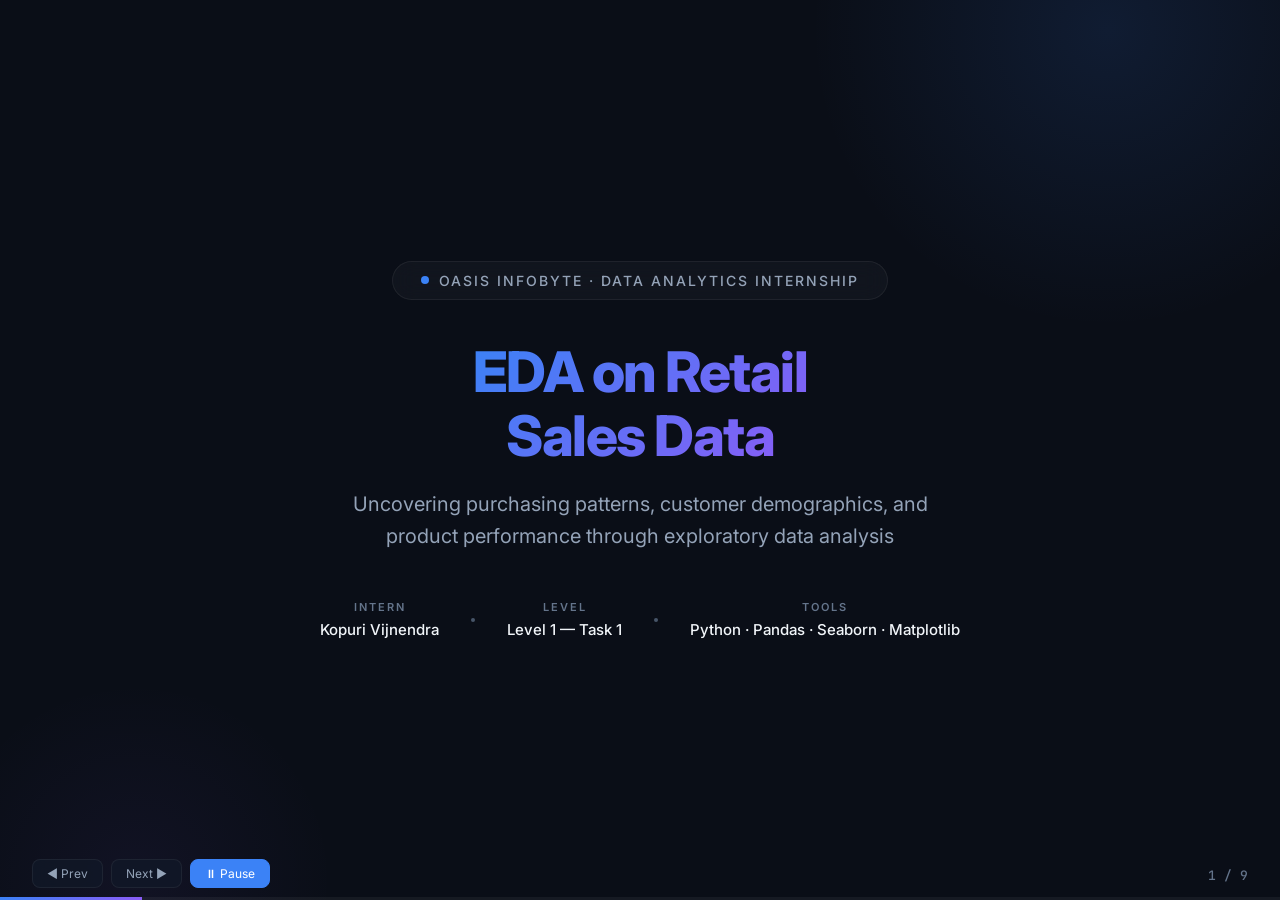
<file: presentation/video-01-retail-eda/index.html>
<!DOCTYPE html>
<html lang="en">

<head>
  <meta charset="UTF-8">
  <meta name="viewport" content="width=1920,height=1080">
  <meta name="description" content="EDA on Retail Sales Data — Oasis Infobyte Data Analytics Internship Level 1 Task 1">
  <title>EDA on Retail Sales Data — Oasis Infobyte</title>
  <link rel="stylesheet" href="../shared-styles.css">
  <link rel="stylesheet" href="styles.css">
</head>

<body>
  <div class="presentation">

    <!-- ═══ SLIDE 1 — TITLE CARD ═══ -->
    <div class="slide title-card active" id="slide-1">
      <div class="org-badge reveal">
        <span class="dot"></span>
        OASIS INFOBYTE · DATA ANALYTICS INTERNSHIP
      </div>
      <h1 class="reveal reveal-delay-1">EDA on Retail<br>Sales Data</h1>
      <p class="subtitle reveal reveal-delay-2">Uncovering purchasing patterns, customer demographics, and product
        performance through exploratory data analysis</p>
      <div class="meta-row reveal reveal-delay-3">
        <div class="meta-item">
          <span class="meta-label">Intern</span>
          <span class="meta-value">Kopuri Vijnendra</span>
        </div>
        <span class="divider-dot"></span>
        <div class="meta-item">
          <span class="meta-label">Level</span>
          <span class="meta-value">Level 1 — Task 1</span>
        </div>
        <span class="divider-dot"></span>
        <div class="meta-item">
          <span class="meta-label">Tools</span>
          <span class="meta-value">Python · Pandas · Seaborn · Matplotlib</span>
        </div>
      </div>
    </div>

    <!-- ═══ SLIDE 2 — PROJECT OVERVIEW ═══ -->
    <div class="slide" id="slide-2">
      <div class="slide-header reveal">
        <div class="slide-icon">📊</div>
        <h2>Project Overview</h2>
        <span class="slide-tag">Objective</span>
      </div>
      <div class="slide-body">
        <div class="content-grid grid-3">
          <div class="card reveal reveal-delay-1">
            <div class="card-header">
              <div class="card-icon">🎯</div>
              <h3>Business Objective</h3>
            </div>
            <div class="card-content">
              Analyze retail transactional data to identify sales trends, customer demographic patterns, and
              top-performing products to inform inventory, marketing, and engagement strategies.
            </div>
          </div>
          <div class="card reveal reveal-delay-2">
            <div class="card-header">
              <div class="card-icon">📁</div>
              <h3>Dataset</h3>
            </div>
            <div class="card-content">
              <ul class="bullet-list">
                <li><strong>1,000</strong> transaction records</li>
                <li><strong>9</strong> feature columns</li>
                <li>Source: Kaggle (Public GitHub)</li>
                <li>Format: CSV</li>
                <li>Period: Jan–Dec 2023</li>
              </ul>
            </div>
          </div>
          <div class="card reveal reveal-delay-3">
            <div class="card-header">
              <div class="card-icon">🔧</div>
              <h3>Tools & Methods</h3>
            </div>
            <div class="card-content">
              <ul class="bullet-list">
                <li>Python (pandas, numpy)</li>
                <li>Visualization (matplotlib, seaborn)</li>
                <li>Time-series decomposition</li>
                <li>Correlation analysis</li>
                <li>Demographic segmentation</li>
              </ul>
            </div>
          </div>
        </div>
        <div class="content-grid grid-4 reveal reveal-delay-4">
          <div class="kpi-card">
            <span class="kpi-label">Total Revenue</span>
            <span class="kpi-value small">$456K</span>
          </div>
          <div class="kpi-card">
            <span class="kpi-label">Transactions</span>
            <span class="kpi-value small">1,000</span>
          </div>
          <div class="kpi-card">
            <span class="kpi-label">Avg Transaction</span>
            <span class="kpi-value small">$456</span>
          </div>
          <div class="kpi-card">
            <span class="kpi-label">Unique Customers</span>
            <span class="kpi-value small">1,000</span>
          </div>
        </div>
      </div>
    </div>

    <!-- ═══ SLIDE 3 — DATASET & INITIAL ANALYSIS ═══ -->
    <div class="slide" id="slide-3">
      <div class="slide-header reveal">
        <div class="slide-icon">🔍</div>
        <h2>Dataset Structure & Quality</h2>
        <span class="slide-tag">Data Audit</span>
      </div>
      <div class="slide-body">
        <div class="content-grid grid-2">
          <div class="card reveal reveal-delay-1">
            <div class="card-header">
              <div class="card-icon">📋</div>
              <h3>Column Structure</h3>
            </div>
            <table class="data-table">
              <thead>
                <tr>
                  <th>Feature</th>
                  <th>Type</th>
                  <th>Nulls</th>
                </tr>
              </thead>
              <tbody>
                <tr>
                  <td class="highlight">Transaction ID</td>
                  <td>int64</td>
                  <td class="text-success">0</td>
                </tr>
                <tr>
                  <td class="highlight">Date</td>
                  <td>object → datetime</td>
                  <td class="text-success">0</td>
                </tr>
                <tr>
                  <td class="highlight">Customer ID</td>
                  <td>object</td>
                  <td class="text-success">0</td>
                </tr>
                <tr>
                  <td class="highlight">Gender</td>
                  <td>object</td>
                  <td class="text-success">0</td>
                </tr>
                <tr>
                  <td class="highlight">Age</td>
                  <td>int64</td>
                  <td class="text-success">0</td>
                </tr>
                <tr>
                  <td class="highlight">Product Category</td>
                  <td>object</td>
                  <td class="text-success">0</td>
                </tr>
                <tr>
                  <td class="highlight">Quantity</td>
                  <td>int64</td>
                  <td class="text-success">0</td>
                </tr>
                <tr>
                  <td class="highlight">Price per Unit</td>
                  <td>int64</td>
                  <td class="text-success">0</td>
                </tr>
                <tr>
                  <td class="highlight">Total Amount</td>
                  <td>int64</td>
                  <td class="text-success">0</td>
                </tr>
              </tbody>
            </table>
          </div>
          <div class="flex-col gap-16">
            <div class="card reveal reveal-delay-2">
              <div class="card-header">
                <div class="card-icon">📈</div>
                <h3>Descriptive Statistics</h3>
              </div>
              <table class="data-table">
                <thead>
                  <tr>
                    <th>Metric</th>
                    <th>Age</th>
                    <th>Quantity</th>
                    <th>Price/Unit</th>
                    <th>Total Amt</th>
                  </tr>
                </thead>
                <tbody>
                  <tr>
                    <td class="highlight">Mean</td>
                    <td>41.4</td>
                    <td>2.5</td>
                    <td>$179.9</td>
                    <td>$456.0</td>
                  </tr>
                  <tr>
                    <td class="highlight">Std Dev</td>
                    <td>13.7</td>
                    <td>1.1</td>
                    <td>$189.7</td>
                    <td>$560.0</td>
                  </tr>
                  <tr>
                    <td class="highlight">Min</td>
                    <td>18</td>
                    <td>1</td>
                    <td>$25</td>
                    <td>$25</td>
                  </tr>
                  <tr>
                    <td class="highlight">Median</td>
                    <td>42</td>
                    <td>3</td>
                    <td>$50</td>
                    <td>$135</td>
                  </tr>
                  <tr>
                    <td class="highlight">Max</td>
                    <td>64</td>
                    <td>4</td>
                    <td>$500</td>
                    <td>$2,000</td>
                  </tr>
                </tbody>
              </table>
            </div>
            <div class="card reveal reveal-delay-3">
              <div class="card-header">
                <div class="card-icon">✅</div>
                <h3>Data Quality</h3>
              </div>
              <div class="card-content">
                <div style="display:flex;gap:16px;">
                  <span class="tag success">0 Null Values</span>
                  <span class="tag success">0 Duplicates</span>
                  <span class="tag success">Clean Dataset</span>
                </div>
                <p style="margin-top:12px;">Dataset arrived pre-cleaned with no missing values or duplicates. All 1,000
                  rows used for analysis.</p>
              </div>
            </div>
          </div>
        </div>
      </div>
    </div>

    <!-- ═══ SLIDE 4 — SALES TRENDS ═══ -->
    <div class="slide" id="slide-4">
      <div class="slide-header reveal">
        <div class="slide-icon">📈</div>
        <h2>Sales Trends Over Time</h2>
        <span class="slide-tag">Temporal Analysis</span>
      </div>
      <div class="slide-body">
        <div class="content-grid grid-2">
          <div class="card reveal reveal-delay-1">
            <div class="card-header">
              <div class="card-icon">📅</div>
              <h3>Monthly Sales Revenue</h3>
            </div>
            <div class="chart-container">
              <img src="charts/monthly_sales_trend.png" alt="Monthly Sales Trend">
            </div>
          </div>
          <div class="flex-col gap-16">
            <div class="card reveal reveal-delay-2">
              <div class="card-header">
                <div class="card-icon">📊</div>
                <h3>Quarterly Performance</h3>
              </div>
              <div class="chart-container" style="max-height:200px">
                <img src="charts/quarterly_sales_trend.png" alt="Quarterly Sales Trend">
              </div>
            </div>
            <div class="card reveal reveal-delay-3">
              <div class="card-header">
                <div class="card-icon">💡</div>
                <h3>Key Trend Insights</h3>
              </div>
              <div class="card-content">
                <ul class="bullet-list">
                  <li><strong>Peak month: May</strong> — $53,150 revenue (highest)</li>
                  <li><strong>Low month: September</strong> — $23,620 (lowest)</li>
                  <li><strong>Q4 strongest:</strong> $126,190 in revenue</li>
                  <li><strong>Q3 weakest:</strong> $96,045 in revenue</li>
                  <li>Strong December rebound at $44,690</li>
                </ul>
              </div>
            </div>
          </div>
        </div>
      </div>
    </div>

    <!-- ═══ SLIDE 5 — CUSTOMER ANALYSIS ═══ -->
    <div class="slide" id="slide-5">
      <div class="slide-header reveal">
        <div class="slide-icon">👥</div>
        <h2>Customer Demographics</h2>
        <span class="slide-tag">Demographics</span>
      </div>
      <div class="slide-body">
        <div class="content-grid grid-2">
          <div class="card reveal reveal-delay-1">
            <div class="card-header">
              <div class="card-icon">📊</div>
              <h3>Demographics & Spending</h3>
            </div>
            <div class="chart-container">
              <img src="charts/customer_demographics.png" alt="Customer Demographics">
            </div>
          </div>
          <div class="flex-col gap-16">
            <div class="card reveal reveal-delay-2">
              <div class="card-header">
                <div class="card-icon">⚧</div>
                <h3>Gender Revenue Split</h3>
              </div>
              <div class="card-content">
                <div class="stat-bar">
                  <span class="bar-label">Female (510)</span>
                  <div class="bar-track">
                    <div class="bar-fill" style="width:51%" data-width="51%"></div>
                  </div>
                  <span class="bar-value">$232,840</span>
                </div>
                <div class="stat-bar">
                  <span class="bar-label">Male (490)</span>
                  <div class="bar-track">
                    <div class="bar-fill" style="width:49%;background:linear-gradient(135deg,#8b5cf6,#06b6d4)"
                      data-width="49%"></div>
                  </div>
                  <span class="bar-value">$223,160</span>
                </div>
              </div>
            </div>
            <div class="card reveal reveal-delay-3">
              <div class="card-header">
                <div class="card-icon">🎂</div>
                <h3>Revenue by Age Group</h3>
              </div>
              <div class="card-content">
                <div class="stat-bar"><span class="bar-label">18–25</span>
                  <div class="bar-track">
                    <div class="bar-fill" style="width:84%" data-width="84%"></div>
                  </div><span class="bar-value">$84,550</span>
                </div>
                <div class="stat-bar"><span class="bar-label">26–35</span>
                  <div class="bar-track">
                    <div class="bar-fill" style="width:98%" data-width="98%"></div>
                  </div><span class="bar-value">$98,480</span>
                </div>
                <div class="stat-bar"><span class="bar-label">36–45</span>
                  <div class="bar-track">
                    <div class="bar-fill" style="width:92%" data-width="92%"></div>
                  </div><span class="bar-value">$91,870</span>
                </div>
                <div class="stat-bar"><span class="bar-label">46–55</span>
                  <div class="bar-track">
                    <div class="bar-fill" style="width:100%" data-width="100%"></div>
                  </div><span class="bar-value">$100,690</span>
                </div>
                <div class="stat-bar"><span class="bar-label">56–65</span>
                  <div class="bar-track">
                    <div class="bar-fill" style="width:80%" data-width="80%"></div>
                  </div><span class="bar-value">$80,410</span>
                </div>
              </div>
            </div>
          </div>
        </div>
      </div>
    </div>

    <!-- ═══ SLIDE 6 — PRODUCT & CATEGORY ═══ -->
    <div class="slide" id="slide-6">
      <div class="slide-header reveal">
        <div class="slide-icon">🏷️</div>
        <h2>Product & Category Performance</h2>
        <span class="slide-tag">Products</span>
      </div>
      <div class="slide-body">
        <div class="content-grid grid-2">
          <div class="card reveal reveal-delay-1">
            <div class="card-header">
              <div class="card-icon">📊</div>
              <h3>Category Analysis</h3>
            </div>
            <div class="chart-container">
              <img src="charts/product_analysis.png" alt="Product Analysis">
            </div>
          </div>
          <div class="flex-col gap-16">
            <div class="card reveal reveal-delay-2">
              <div class="card-header">
                <div class="card-icon">💰</div>
                <h3>Revenue by Category</h3>
              </div>
              <div class="card-content">
                <div class="stat-bar">
                  <span class="bar-label">Electronics</span>
                  <div class="bar-track">
                    <div class="bar-fill" style="width:100%" data-width="100%"></div>
                  </div>
                  <span class="bar-value">$156,905</span>
                </div>
                <div class="stat-bar">
                  <span class="bar-label">Clothing</span>
                  <div class="bar-track">
                    <div class="bar-fill" style="width:99%" data-width="99%"></div>
                  </div>
                  <span class="bar-value">$155,580</span>
                </div>
                <div class="stat-bar">
                  <span class="bar-label">Beauty</span>
                  <div class="bar-track">
                    <div class="bar-fill" style="width:91%" data-width="91%"></div>
                  </div>
                  <span class="bar-value">$143,515</span>
                </div>
              </div>
              <p style="margin-top:14px;font-size:13px;color:var(--text-secondary);">
                Three categories present. <strong>Electronics leads</strong> with $156,905 (34.4%), followed closely by
                Clothing (34.1%) and Beauty (31.5%).
              </p>
            </div>
            <div class="card reveal reveal-delay-3">
              <div class="card-header">
                <div class="card-icon">🔢</div>
                <h3>Transaction Volume</h3>
              </div>
              <div class="card-content">
                <div class="stat-bar">
                  <span class="bar-label">Clothing</span>
                  <div class="bar-track">
                    <div class="bar-fill" style="width:100%" data-width="100%"></div>
                  </div>
                  <span class="bar-value">351 txn</span>
                </div>
                <div class="stat-bar">
                  <span class="bar-label">Electronics</span>
                  <div class="bar-track">
                    <div class="bar-fill" style="width:97%" data-width="97%"></div>
                  </div>
                  <span class="bar-value">342 txn</span>
                </div>
                <div class="stat-bar">
                  <span class="bar-label">Beauty</span>
                  <div class="bar-track">
                    <div class="bar-fill" style="width:87%" data-width="87%"></div>
                  </div>
                  <span class="bar-value">307 txn</span>
                </div>
              </div>
            </div>
          </div>
        </div>
      </div>
    </div>

    <!-- ═══ SLIDE 7 — CORRELATIONS ═══ -->
    <div class="slide" id="slide-7">
      <div class="slide-header reveal">
        <div class="slide-icon">🔗</div>
        <h2>Correlation & Additional Insights</h2>
        <span class="slide-tag">Correlation</span>
      </div>
      <div class="slide-body">
        <div class="content-grid grid-2">
          <div class="card reveal reveal-delay-1">
            <div class="card-header">
              <div class="card-icon">🗺️</div>
              <h3>Correlation Heatmap</h3>
            </div>
            <div class="chart-container">
              <img src="charts/correlation_heatmap.png" alt="Correlation Heatmap">
            </div>
          </div>
          <div class="flex-col gap-16">
            <div class="card reveal reveal-delay-2">
              <div class="card-header">
                <div class="card-icon">🔍</div>
                <h3>Key Correlations</h3>
              </div>
              <table class="data-table">
                <thead>
                  <tr>
                    <th>Pair</th>
                    <th>r</th>
                    <th>Interpretation</th>
                  </tr>
                </thead>
                <tbody>
                  <tr>
                    <td class="highlight">Price per Unit ↔ Total</td>
                    <td class="accent">0.852</td>
                    <td>Strong positive — price is primary revenue driver</td>
                  </tr>
                  <tr>
                    <td class="highlight">Quantity ↔ Total</td>
                    <td class="accent">0.374</td>
                    <td>Moderate positive — more items, more spend</td>
                  </tr>
                  <tr>
                    <td class="highlight">Age ↔ Total</td>
                    <td>−0.061</td>
                    <td>Negligible — age does not predict spending</td>
                  </tr>
                </tbody>
              </table>
            </div>
            <div class="card reveal reveal-delay-3">
              <div class="card-header">
                <div class="card-icon">📊</div>
                <h3>Average Spend by Age & Gender</h3>
              </div>
              <div class="chart-container" style="max-height:220px">
                <img src="charts/avg_spend_by_age_gender.png" alt="Avg Spend by Age & Gender">
              </div>
            </div>
          </div>
        </div>
      </div>
    </div>

    <!-- ═══ SLIDE 8 — RECOMMENDATIONS ═══ -->
    <div class="slide" id="slide-8">
      <div class="slide-header reveal">
        <div class="slide-icon">💡</div>
        <h2>Business Recommendations</h2>
        <span class="slide-tag">Strategy</span>
      </div>
      <div class="slide-body">
        <div class="content-grid grid-2" style="grid-template-rows:1fr 1fr;">
          <div class="rec-card reveal reveal-delay-1">
            <div class="rec-number">Recommendation 01</div>
            <div class="rec-insight">Boost Q3 with targeted promotions</div>
            <div class="rec-action">
              <strong>Insight:</strong> Q3 generated only $96,045 (lowest), with September at just $23,620.<br>
              <strong>Impact:</strong> Seasonal slump creates a revenue gap of ~$30K vs strongest quarter.<br>
              <strong>Action:</strong> Launch mid-summer sales events and back-to-school campaigns to lift Q3 revenue.
            </div>
          </div>
          <div class="rec-card reveal reveal-delay-2">
            <div class="rec-number">Recommendation 02</div>
            <div class="rec-insight">Maximize the Electronics advantage</div>
            <div class="rec-action">
              <strong>Insight:</strong> Electronics leads revenue at $156,905 despite fewer transactions than
              Clothing.<br>
              <strong>Impact:</strong> Higher unit prices ($25–$500 range) drive disproportionate revenue per
              transaction.<br>
              <strong>Action:</strong> Expand electronics inventory, bundle products, and promote higher-margin
              electronics during peak months.
            </div>
          </div>
          <div class="rec-card reveal reveal-delay-3">
            <div class="rec-number">Recommendation 03</div>
            <div class="rec-insight">Loyalty programs for the 46–55 age group</div>
            <div class="rec-action">
              <strong>Insight:</strong> The 46–55 age group generates the highest revenue at $100,690.<br>
              <strong>Impact:</strong> This segment outspends younger demographics by up to 25%.<br>
              <strong>Action:</strong> Implement exclusive loyalty rewards and personalized offers targeting this
              high-value segment.
            </div>
          </div>
          <div class="rec-card reveal reveal-delay-4">
            <div class="rec-number">Recommendation 04</div>
            <div class="rec-insight">Gender-balanced marketing strategy</div>
            <div class="rec-action">
              <strong>Insight:</strong> Female customers contribute $232,840 (51%) vs Male $223,160 (49%).<br>
              <strong>Impact:</strong> Near-equal gender split suggests broad market appeal.<br>
              <strong>Action:</strong> Maintain gender-neutral core campaigns while creating segment-specific cross-sell
              opportunities in Beauty (Female) and Electronics (Male).
            </div>
          </div>
        </div>
      </div>
    </div>

    <!-- ═══ SLIDE 9 — FINAL SUMMARY ═══ -->
    <div class="slide" id="slide-9">
      <div class="slide-header reveal">
        <div class="slide-icon">🏁</div>
        <h2>Project Summary</h2>
        <span class="slide-tag">Conclusion</span>
      </div>
      <div class="slide-body" style="justify-content:center;align-items:center;">
        <div class="summary-flow reveal reveal-delay-1">
          <div class="flow-step">📁 1,000 Transactions</div>
          <span class="flow-arrow">→</span>
          <div class="flow-step">🔍 Data Audit</div>
          <span class="flow-arrow">→</span>
          <div class="flow-step">📈 Trend Analysis</div>
          <span class="flow-arrow">→</span>
          <div class="flow-step">👥 Demographics</div>
          <span class="flow-arrow">→</span>
          <div class="flow-step">🏷️ Category Insights</div>
          <span class="flow-arrow">→</span>
          <div class="flow-step">💡 4 Recommendations</div>
        </div>
        <div class="content-grid grid-3 reveal reveal-delay-2" style="max-width:1000px;margin:0 auto;">
          <div class="card text-center">
            <div class="card-header" style="justify-content:center">
              <h3>What Was Analyzed</h3>
            </div>
            <div class="card-content">
              1,000 retail transactions across 3 product categories, 12 months, and diverse customer demographics.
            </div>
          </div>
          <div class="card text-center">
            <div class="card-header" style="justify-content:center">
              <h3>What Was Discovered</h3>
            </div>
            <div class="card-content">
              Strong seasonal patterns (Q4 peak, Q3 dip), Electronics revenue dominance, and a high-value 46–55 age
              segment.
            </div>
          </div>
          <div class="card text-center">
            <div class="card-header" style="justify-content:center">
              <h3>Business Decisions</h3>
            </div>
            <div class="card-content">
              Targeted seasonal promotions, electronics inventory expansion, and demographic-focused loyalty programs.
            </div>
          </div>
        </div>
        <div class="completion-badge reveal reveal-delay-3">
          ✅ LEVEL 1 — TASK 1 COMPLETED
        </div>
      </div>
    </div>

  </div>

  <script src="../shared-engine.js"></script>
</body>

</html>
</file>
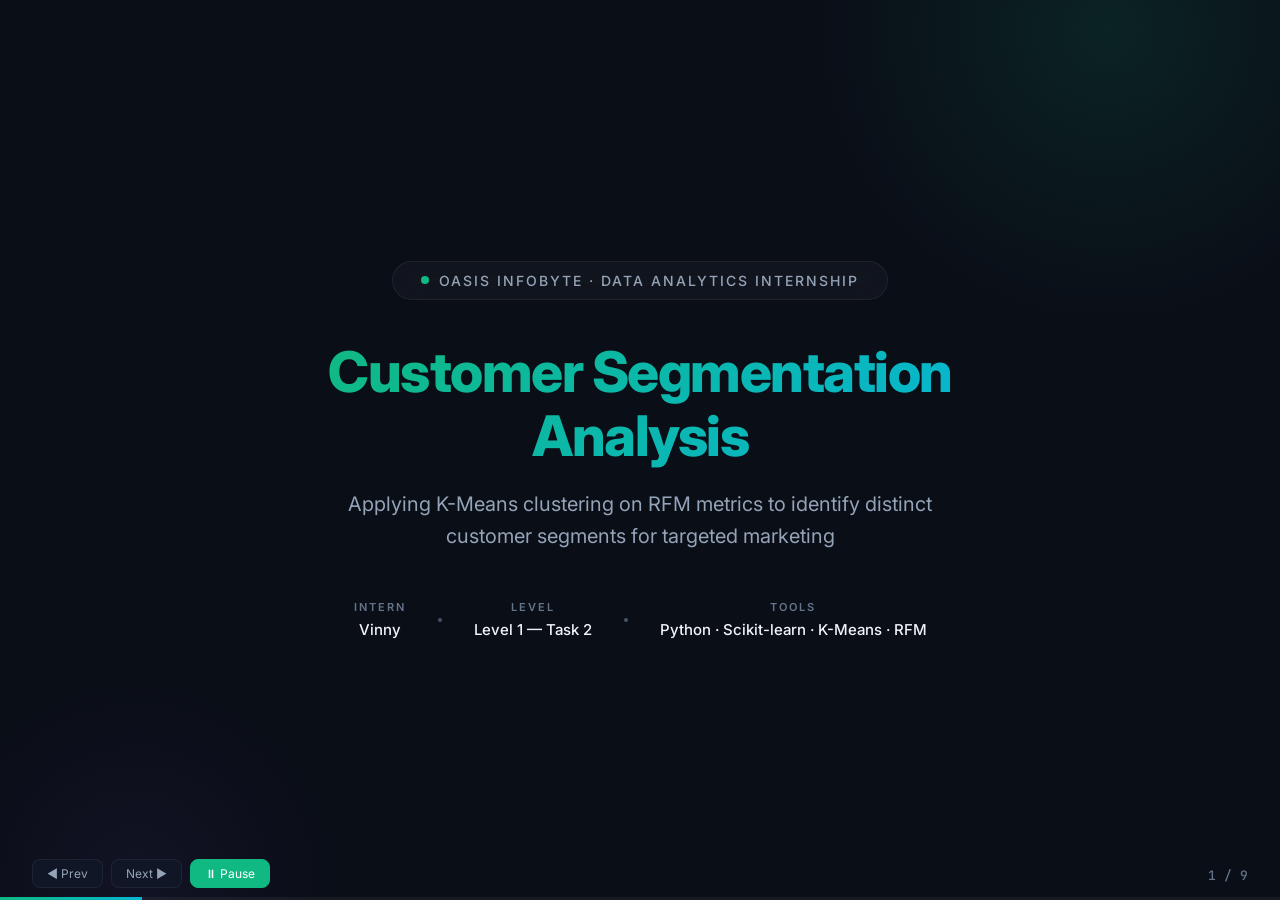
<file: presentation/video-02-customer-segmentation/index.html>
<!DOCTYPE html>
<html lang="en">
<head>
  <meta charset="UTF-8">
  <meta name="viewport" content="width=1920,height=1080">
  <meta name="description" content="Customer Segmentation Analysis — Oasis Infobyte Data Analytics Internship Level 1 Task 2">
  <title>Customer Segmentation Analysis — Oasis Infobyte</title>
  <link rel="stylesheet" href="../shared-styles.css">
  <link rel="stylesheet" href="styles.css">
</head>
<body>
  <div class="presentation">

    <!-- ═══ SLIDE 1 — TITLE CARD ═══ -->
    <div class="slide title-card active" id="slide-1">
      <div class="org-badge reveal">
        <span class="dot"></span>
        OASIS INFOBYTE · DATA ANALYTICS INTERNSHIP
      </div>
      <h1 class="reveal reveal-delay-1">Customer Segmentation<br>Analysis</h1>
      <p class="subtitle reveal reveal-delay-2">Applying K-Means clustering on RFM metrics to identify distinct customer segments for targeted marketing</p>
      <div class="meta-row reveal reveal-delay-3">
        <div class="meta-item">
          <span class="meta-label">Intern</span>
          <span class="meta-value">Vinny</span>
        </div>
        <span class="divider-dot"></span>
        <div class="meta-item">
          <span class="meta-label">Level</span>
          <span class="meta-value">Level 1 — Task 2</span>
        </div>
        <span class="divider-dot"></span>
        <div class="meta-item">
          <span class="meta-label">Tools</span>
          <span class="meta-value">Python · Scikit-learn · K-Means · RFM</span>
        </div>
      </div>
    </div>

    <!-- ═══ SLIDE 2 — BUSINESS PROBLEM ═══ -->
    <div class="slide" id="slide-2">
      <div class="slide-header reveal">
        <div class="slide-icon">🎯</div>
        <h2>The Business Problem</h2>
        <span class="slide-tag">Why Segment?</span>
      </div>
      <div class="slide-body" style="justify-content:center;align-items:center;">
        <div class="summary-flow reveal reveal-delay-1" style="margin-bottom:32px;">
          <div class="flow-step">📦 Transactional Data</div>
          <span class="flow-arrow">→</span>
          <div class="flow-step">🔍 Customer Behavior</div>
          <span class="flow-arrow">→</span>
          <div class="flow-step">📊 Segments</div>
          <span class="flow-arrow">→</span>
          <div class="flow-step">🎯 Targeted Marketing</div>
        </div>
        <div class="content-grid grid-3 reveal reveal-delay-2" style="max-width:1100px;">
          <div class="card">
            <div class="card-header"><div class="card-icon">📁</div><h3>Dataset</h3></div>
            <div class="card-content">
              <ul class="bullet-list">
                <li>UCI Online Retail Dataset</li>
                <li>XLSX format</li>
                <li>4,338 unique customers</li>
                <li>Period: Dec 2010 – Dec 2011</li>
              </ul>
            </div>
          </div>
          <div class="card">
            <div class="card-header"><div class="card-icon">🔧</div><h3>Methodology</h3></div>
            <div class="card-content">
              <ul class="bullet-list">
                <li>RFM feature engineering</li>
                <li>Log transformation</li>
                <li>StandardScaler normalization</li>
                <li>K-Means clustering</li>
              </ul>
            </div>
          </div>
          <div class="card">
            <div class="card-header"><div class="card-icon">🎯</div><h3>Goal</h3></div>
            <div class="card-content">
              <ul class="bullet-list">
                <li>Group customers by behavior</li>
                <li>Identify high-value segments</li>
                <li>Detect at-risk customers</li>
                <li>Recommend marketing actions</li>
              </ul>
            </div>
          </div>
        </div>
      </div>
    </div>

    <!-- ═══ SLIDE 3 — RFM ANALYSIS ═══ -->
    <div class="slide" id="slide-3">
      <div class="slide-header reveal">
        <div class="slide-icon">📐</div>
        <h2>RFM Feature Engineering</h2>
        <span class="slide-tag">Features</span>
      </div>
      <div class="slide-body">
        <div class="content-grid grid-3" style="margin-bottom:24px;">
          <div class="kpi-card reveal reveal-delay-1" style="border-top:3px solid #3b82f6;">
            <span class="kpi-label">Recency</span>
            <span class="kpi-value small">R</span>
            <span class="kpi-sub">Days since last purchase</span>
            <span class="kpi-sub" style="font-family:var(--font-mono);margin-top:4px;">Mean: 92.5 days</span>
          </div>
          <div class="kpi-card reveal reveal-delay-2" style="border-top:3px solid #8b5cf6;">
            <span class="kpi-label">Frequency</span>
            <span class="kpi-value small">F</span>
            <span class="kpi-sub">Total number of purchases</span>
            <span class="kpi-sub" style="font-family:var(--font-mono);margin-top:4px;">Mean: 4.27 orders</span>
          </div>
          <div class="kpi-card reveal reveal-delay-3" style="border-top:3px solid #06b6d4;">
            <span class="kpi-label">Monetary</span>
            <span class="kpi-value small">M</span>
            <span class="kpi-sub">Total spend (£)</span>
            <span class="kpi-sub" style="font-family:var(--font-mono);margin-top:4px;">Mean: £2,048.69</span>
          </div>
        </div>
        <div class="content-grid grid-2">
          <div class="card reveal reveal-delay-4">
            <div class="card-header"><div class="card-icon">📊</div><h3>RFM Distributions</h3></div>
            <div class="chart-container"><img src="charts/rfm_distributions.png" alt="RFM Distributions"></div>
          </div>
          <div class="card reveal reveal-delay-5">
            <div class="card-header"><div class="card-icon">📋</div><h3>RFM Summary Statistics</h3></div>
            <table class="data-table">
              <thead><tr><th>Metric</th><th>Recency</th><th>Frequency</th><th>Monetary</th></tr></thead>
              <tbody>
                <tr><td class="highlight">Customers</td><td>4,338</td><td>4,338</td><td>4,338</td></tr>
                <tr><td class="highlight">Mean</td><td>92.5 days</td><td>4.27</td><td>£2,048.69</td></tr>
                <tr><td class="highlight">Median</td><td>51 days</td><td>2.0</td><td>£668.57</td></tr>
                <tr><td class="highlight">Std Dev</td><td>100.0</td><td>7.7</td><td>£8,985.23</td></tr>
                <tr><td class="highlight">Min</td><td>1 day</td><td>1</td><td>£3.75</td></tr>
                <tr><td class="highlight">Max</td><td>374 days</td><td>209</td><td>£280,206</td></tr>
              </tbody>
            </table>
          </div>
        </div>
      </div>
    </div>

    <!-- ═══ SLIDE 4 — FEATURE PREPARATION ═══ -->
    <div class="slide" id="slide-4">
      <div class="slide-header reveal">
        <div class="slide-icon">⚙️</div>
        <h2>Feature Preparation</h2>
        <span class="slide-tag">Preprocessing</span>
      </div>
      <div class="slide-body" style="justify-content:center;align-items:center;">
        <div class="summary-flow reveal reveal-delay-1" style="margin-bottom:40px;">
          <div class="flow-step">📐 RFM Values</div>
          <span class="flow-arrow">→</span>
          <div class="flow-step">📈 Log Transform</div>
          <span class="flow-arrow">→</span>
          <div class="flow-step">⚖️ StandardScaler</div>
          <span class="flow-arrow">→</span>
          <div class="flow-step">🤖 K-Means Ready</div>
        </div>
        <div class="content-grid grid-2 reveal reveal-delay-2" style="max-width:1000px;">
          <div class="card">
            <div class="card-header"><div class="card-icon">📈</div><h3>Why Log Transform?</h3></div>
            <div class="card-content">
              RFM features are heavily right-skewed. A customer with £280,206 spend vs the median of £668 would dominate the clustering. Log transformation compresses extreme values while preserving relative order.
            </div>
          </div>
          <div class="card">
            <div class="card-header"><div class="card-icon">⚖️</div><h3>Why StandardScaler?</h3></div>
            <div class="card-content">
              K-Means uses Euclidean distance. Without scaling, features with larger numeric ranges (Monetary: 3–280,206) would dominate over smaller ranges (Frequency: 1–209). Standardization gives each feature equal influence.
            </div>
          </div>
        </div>
        <div class="card reveal reveal-delay-3" style="max-width:800px;margin-top:24px;">
          <div class="card-header"><div class="card-icon">📊</div><h3>Scaled Feature Statistics (Post-Transform)</h3></div>
          <table class="data-table">
            <thead><tr><th>Stat</th><th>Recency</th><th>Frequency</th><th>Monetary</th></tr></thead>
            <tbody>
              <tr><td class="highlight">Mean</td><td>0.000</td><td>−0.000</td><td>−0.000</td></tr>
              <tr><td class="highlight">Std</td><td>1.000</td><td>1.000</td><td>1.000</td></tr>
              <tr><td class="highlight">Min</td><td>−0.915</td><td>−0.955</td><td>−3.998</td></tr>
              <tr><td class="highlight">Max</td><td>2.815</td><td>5.859</td><td>4.732</td></tr>
            </tbody>
          </table>
        </div>
      </div>
    </div>

    <!-- ═══ SLIDE 5 — ELBOW METHOD ═══ -->
    <div class="slide" id="slide-5">
      <div class="slide-header reveal">
        <div class="slide-icon">📉</div>
        <h2>Optimal K — Elbow Method</h2>
        <span class="slide-tag">Model Selection</span>
      </div>
      <div class="slide-body">
        <div class="content-grid grid-3-2">
          <div class="card reveal reveal-delay-1">
            <div class="card-header"><div class="card-icon">📊</div><h3>Elbow Curve</h3></div>
            <div class="chart-container"><img src="charts/elbow_method.png" alt="Elbow Method"></div>
          </div>
          <div class="flex-col gap-16">
            <div class="kpi-card reveal reveal-delay-2" style="border-top:3px solid var(--accent-primary);">
              <span class="kpi-label">Selected K</span>
              <span class="kpi-value large">4</span>
              <span class="kpi-sub">Clusters (Elbow Point)</span>
            </div>
            <div class="card reveal reveal-delay-3">
              <div class="card-header"><div class="card-icon">📋</div><h3>Inertia Values</h3></div>
              <table class="data-table">
                <thead><tr><th>K</th><th>Inertia</th></tr></thead>
                <tbody>
                  <tr><td class="highlight">K=2</td><td>6,874.93</td></tr>
                  <tr><td class="highlight">K=3</td><td>4,299.07</td></tr>
                  <tr><td class="accent">K=4 ✓</td><td class="accent">3,243.03</td></tr>
                  <tr><td class="highlight">K=5</td><td>2,760.79</td></tr>
                  <tr><td class="highlight">K=6</td><td>2,396.85</td></tr>
                </tbody>
              </table>
            </div>
          </div>
        </div>
      </div>
    </div>

    <!-- ═══ SLIDE 6 — CUSTOMER CLUSTERS ═══ -->
    <div class="slide" id="slide-6">
      <div class="slide-header reveal">
        <div class="slide-icon">🎨</div>
        <h2>Customer Clusters</h2>
        <span class="slide-tag">Results</span>
      </div>
      <div class="slide-body">
        <div class="content-grid grid-4" style="margin-bottom:20px;">
          <div class="kpi-card reveal reveal-delay-1" style="border-left:3px solid #FF6384;">
            <span class="kpi-label">Cluster 0</span>
            <span class="kpi-value small">1,377</span>
            <span class="kpi-sub">31.7% of customers</span>
          </div>
          <div class="kpi-card reveal reveal-delay-2" style="border-left:3px solid #36A2EB;">
            <span class="kpi-label">Cluster 1</span>
            <span class="kpi-value small">938</span>
            <span class="kpi-sub">21.6% of customers</span>
          </div>
          <div class="kpi-card reveal reveal-delay-3" style="border-left:3px solid #FFCE56;">
            <span class="kpi-label">Cluster 2</span>
            <span class="kpi-value small">571</span>
            <span class="kpi-sub">13.2% of customers</span>
          </div>
          <div class="kpi-card reveal reveal-delay-4" style="border-left:3px solid #4BC0C0;">
            <span class="kpi-label">Cluster 3</span>
            <span class="kpi-value small">1,452</span>
            <span class="kpi-sub">33.5% of customers</span>
          </div>
        </div>
        <div class="content-grid grid-2">
          <div class="card reveal reveal-delay-4">
            <div class="card-header"><div class="card-icon">📊</div><h3>Cluster Scatter Plots</h3></div>
            <div class="chart-container"><img src="charts/cluster_scatter_plots.png" alt="Cluster Scatter"></div>
          </div>
          <div class="card reveal reveal-delay-5">
            <div class="card-header"><div class="card-icon">📊</div><h3>Customers Per Cluster</h3></div>
            <div class="chart-container"><img src="charts/customers_per_cluster.png" alt="Customers per Cluster"></div>
          </div>
        </div>
      </div>
    </div>

    <!-- ═══ SLIDE 7 — CUSTOMER PROFILES ═══ -->
    <div class="slide" id="slide-7">
      <div class="slide-header reveal">
        <div class="slide-icon">👤</div>
        <h2>Customer Segment Profiles</h2>
        <span class="slide-tag">Profiling</span>
      </div>
      <div class="slide-body">
        <div class="content-grid grid-3">
          <div class="card reveal reveal-delay-1" style="border-top:3px solid #4BC0C0;">
            <div class="card-header"><h3>🌟 New/Promising</h3></div>
            <div class="card-content">
              <p style="font-size:28px;font-weight:800;color:var(--text-primary);margin-bottom:8px;">2,829</p>
              <p style="font-size:12px;color:var(--text-muted);margin-bottom:12px;">65.2% of customer base</p>
              <table class="data-table">
                <tr><td class="highlight">Recency</td><td>~52 days</td></tr>
                <tr><td class="highlight">Frequency</td><td>~2.6 orders</td></tr>
                <tr><td class="highlight">Monetary</td><td>~£981</td></tr>
              </table>
              <p style="margin-top:12px;font-size:13px;color:var(--text-secondary);">
                <strong>Action:</strong> Welcome series emails, first-purchase discounts, product range education. Monitor in first 90 days.
              </p>
            </div>
          </div>
          <div class="card reveal reveal-delay-2" style="border-top:3px solid #FFCE56;">
            <div class="card-header"><h3>🏆 Champions</h3></div>
            <div class="card-content">
              <p style="font-size:28px;font-weight:800;color:var(--text-primary);margin-bottom:8px;">571</p>
              <p style="font-size:12px;color:var(--text-muted);margin-bottom:12px;">13.2% of customer base</p>
              <table class="data-table">
                <tr><td class="highlight">Recency</td><td>19.8 days</td></tr>
                <tr><td class="highlight">Frequency</td><td>15.8 orders</td></tr>
                <tr><td class="highlight">Monetary</td><td>£9,823</td></tr>
              </table>
              <p style="margin-top:12px;font-size:13px;color:var(--text-secondary);">
                <strong>Action:</strong> VIP loyalty, early access, referral bonuses. Do NOT over-discount — they buy at full price.
              </p>
            </div>
          </div>
          <div class="card reveal reveal-delay-3" style="border-top:3px solid #FF6384;">
            <div class="card-header"><h3>⚠️ Lost/Inactive</h3></div>
            <div class="card-content">
              <p style="font-size:28px;font-weight:800;color:var(--text-primary);margin-bottom:8px;">938</p>
              <p style="font-size:12px;color:var(--text-muted);margin-bottom:12px;">21.6% of customer base</p>
              <table class="data-table">
                <tr><td class="highlight">Recency</td><td>259.4 days</td></tr>
                <tr><td class="highlight">Frequency</td><td>1.4 orders</td></tr>
                <tr><td class="highlight">Monetary</td><td>£385</td></tr>
              </table>
              <p style="margin-top:12px;font-size:13px;color:var(--text-secondary);">
                <strong>Action:</strong> One reactivation campaign with compelling offer. If no response, reduce spend and reallocate budget.
              </p>
            </div>
          </div>
        </div>
      </div>
    </div>

    <!-- ═══ SLIDE 8 — KEY INSIGHTS ═══ -->
    <div class="slide" id="slide-8">
      <div class="slide-header reveal">
        <div class="slide-icon">💡</div>
        <h2>Key Strategic Insights</h2>
        <span class="slide-tag">Insights</span>
      </div>
      <div class="slide-body">
        <div class="content-grid grid-2" style="grid-template-rows:1fr 1fr;">
          <div class="rec-card reveal reveal-delay-1">
            <div class="rec-number">High-Value Customers</div>
            <div class="rec-insight">13.2% of customers drive disproportionate revenue</div>
            <div class="rec-action">
              571 Champions average £9,823 in total spend — nearly <strong>5× the overall mean</strong> of £2,048. These customers are the revenue backbone and should receive VIP treatment.
            </div>
          </div>
          <div class="rec-card reveal reveal-delay-2">
            <div class="rec-number">Retention Risk</div>
            <div class="rec-insight">21.6% of customers are inactive (259+ days)</div>
            <div class="rec-action">
              938 customers haven't purchased in over 8 months. One targeted win-back campaign could recover significant revenue, but budget should be capped to avoid wasteful spending.
            </div>
          </div>
          <div class="rec-card reveal reveal-delay-3">
            <div class="rec-number">Growth Potential</div>
            <div class="rec-insight">65.2% are new/promising — the largest segment</div>
            <div class="rec-action">
              2,829 customers show recent activity but low frequency (2.6 orders avg). Converting even 10% to repeat buyers would significantly increase revenue.
            </div>
          </div>
          <div class="rec-card reveal reveal-delay-4">
            <div class="rec-number">Spend Distribution</div>
            <div class="rec-insight">Massive variance: £3.75 to £280,206 total spend</div>
            <div class="rec-action">
              The median spend of £668 vs mean of £2,048 reveals extreme right skew. One-size-fits-all marketing wastes budget. Segment-specific campaigns are essential.
            </div>
          </div>
        </div>
      </div>
    </div>

    <!-- ═══ SLIDE 9 — FINAL SUMMARY ═══ -->
    <div class="slide" id="slide-9">
      <div class="slide-header reveal">
        <div class="slide-icon">🏁</div>
        <h2>Project Summary</h2>
        <span class="slide-tag">Conclusion</span>
      </div>
      <div class="slide-body" style="justify-content:center;align-items:center;">
        <div class="summary-flow reveal reveal-delay-1" style="margin-bottom:40px;">
          <div class="flow-step">📦 Customer Data</div>
          <span class="flow-arrow">→</span>
          <div class="flow-step">📐 RFM Metrics</div>
          <span class="flow-arrow">→</span>
          <div class="flow-step">⚖️ Standardize</div>
          <span class="flow-arrow">→</span>
          <div class="flow-step">🤖 K-Means (K=4)</div>
          <span class="flow-arrow">→</span>
          <div class="flow-step">👤 3 Segments</div>
          <span class="flow-arrow">→</span>
          <div class="flow-step">🎯 Targeted Strategy</div>
        </div>
        <div class="content-grid grid-4 reveal reveal-delay-2" style="max-width:1100px;">
          <div class="kpi-card">
            <span class="kpi-label">Customers</span>
            <span class="kpi-value small">4,338</span>
          </div>
          <div class="kpi-card">
            <span class="kpi-label">Clusters</span>
            <span class="kpi-value small">4</span>
          </div>
          <div class="kpi-card">
            <span class="kpi-label">Segments</span>
            <span class="kpi-value small">3</span>
          </div>
          <div class="kpi-card">
            <span class="kpi-label">Champions</span>
            <span class="kpi-value small">13.2%</span>
          </div>
        </div>
        <div class="completion-badge reveal reveal-delay-3">
          ✅ LEVEL 1 — TASK 2 COMPLETED
        </div>
      </div>
    </div>

  </div>
  <script src="../shared-engine.js"></script>
</body>
</html>
</file>
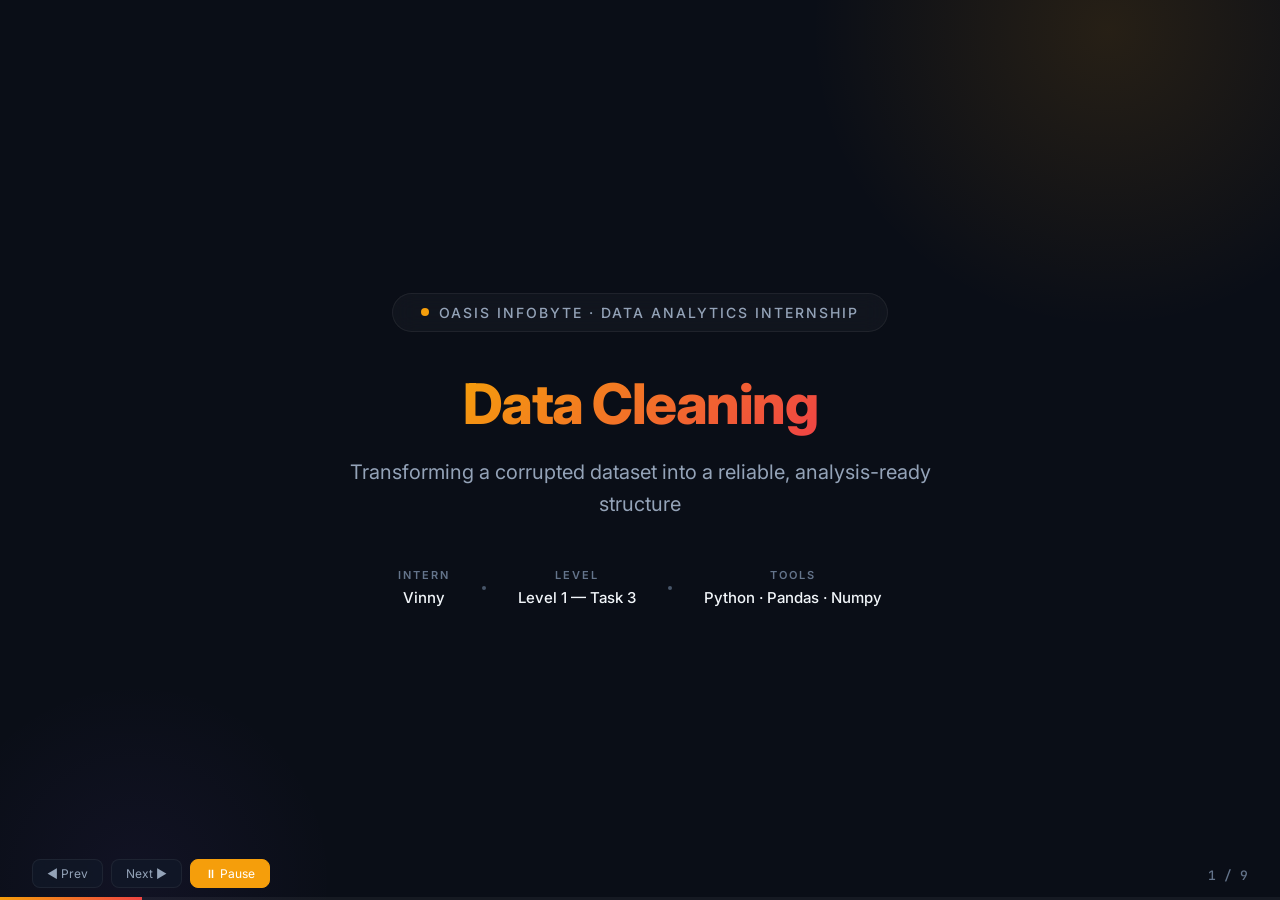
<file: presentation/video-03-data-cleaning/index.html>
<!DOCTYPE html>
<html lang="en">
<head>
  <meta charset="UTF-8">
  <meta name="viewport" content="width=1920,height=1080">
  <meta name="description" content="Data Cleaning — Oasis Infobyte Data Analytics Internship Level 1 Task 3">
  <title>Data Cleaning — Oasis Infobyte</title>
  <link rel="stylesheet" href="../shared-styles.css">
  <link rel="stylesheet" href="styles.css">
</head>
<body>
  <div class="presentation">

    <!-- ═══ SLIDE 1 — TITLE CARD ═══ -->
    <div class="slide title-card active" id="slide-1">
      <div class="org-badge reveal">
        <span class="dot"></span>
        OASIS INFOBYTE · DATA ANALYTICS INTERNSHIP
      </div>
      <h1 class="reveal reveal-delay-1">Data Cleaning</h1>
      <p class="subtitle reveal reveal-delay-2">Transforming a corrupted dataset into a reliable, analysis-ready structure</p>
      <div class="meta-row reveal reveal-delay-3">
        <div class="meta-item">
          <span class="meta-label">Intern</span>
          <span class="meta-value">Vinny</span>
        </div>
        <span class="divider-dot"></span>
        <div class="meta-item">
          <span class="meta-label">Level</span>
          <span class="meta-value">Level 1 — Task 3</span>
        </div>
        <span class="divider-dot"></span>
        <div class="meta-item">
          <span class="meta-label">Tools</span>
          <span class="meta-value">Python · Pandas · Numpy</span>
        </div>
      </div>
    </div>

    <!-- ═══ SLIDE 2 — THE PROBLEM ═══ -->
    <div class="slide" id="slide-2">
      <div class="slide-header reveal">
        <div class="slide-icon">⚠️</div>
        <h2>The Problem: Messy Data</h2>
        <span class="slide-tag">Challenge</span>
      </div>
      <div class="slide-body">
        <div class="content-grid grid-3">
          <div class="card reveal reveal-delay-1">
            <div class="card-header"><div class="card-icon">❓</div><h3>Missing Values</h3></div>
            <div class="card-content">
              Significant gaps in data, particularly in Age (273 nulls) and Cabin (730 nulls), undermining statistical reliability.
            </div>
          </div>
          <div class="card reveal reveal-delay-2">
            <div class="card-header"><div class="card-icon">👯</div><h3>Duplicates</h3></div>
            <div class="card-content">
              Identical rows falsely inflating row counts and potentially biasing any downstream models.
            </div>
          </div>
          <div class="card reveal reveal-delay-3">
            <div class="card-header"><div class="card-icon">🔀</div><h3>Inconsistencies</h3></div>
            <div class="card-content">
              Mismatched casing in categorical fields (e.g., 'MALE', 'm', 'male') and formatting artifacts (e.g., currency symbols in numeric columns) blocking mathematical operations.
            </div>
          </div>
        </div>
        <div class="card reveal reveal-delay-4" style="margin-top: 24px;">
           <div class="card-header"><div class="card-icon">📏</div><h3>Extreme Outliers</h3></div>
            <div class="card-content">
              Impossible physiological values such as negative ages (-5) or ages exceeding realistic human lifespans (150, 250).
            </div>
        </div>
      </div>
    </div>

    <!-- ═══ SLIDE 3 — DATA QUALITY REPORT ═══ -->
    <div class="slide" id="slide-3">
      <div class="slide-header reveal">
        <div class="slide-icon">📋</div>
        <h2>Data Quality Report (Before)</h2>
        <span class="slide-tag">Audit</span>
      </div>
      <div class="slide-body">
        <div class="content-grid grid-2">
          <div class="card reveal reveal-delay-1" style="border-top:3px solid var(--color-danger);">
            <div class="card-header"><div class="card-icon">📊</div><h3>Dataset Dimensions</h3></div>
            <div class="card-content">
               <ul class="bullet-list">
                <li><strong>Total Rows:</strong> 941</li>
                <li><strong>Duplicate Rows:</strong> 21</li>
                <li><strong>Total Columns:</strong> 12</li>
              </ul>
            </div>
          </div>
          <div class="card reveal reveal-delay-2" style="border-top:3px solid var(--color-danger);">
             <div class="card-header"><div class="card-icon">⚠️</div><h3>Datatype Issues</h3></div>
             <div class="card-content">
              <ul class="bullet-list">
                <li><strong>Fare:</strong> Object type instead of float due to '$' symbols (e.g., '$71.28').</li>
              </ul>
            </div>
          </div>
        </div>
        <div class="card reveal reveal-delay-3">
           <div class="card-header"><div class="card-icon">❓</div><h3>Missing Values (Nulls)</h3></div>
           <table class="data-table">
              <thead><tr><th>Column</th><th>Null Count</th><th>Impact</th></tr></thead>
              <tbody>
                <tr><td class="highlight">Cabin</td><td class="text-danger fw-700">730</td><td>Severe missingness</td></tr>
                <tr><td class="highlight">Age</td><td class="text-warning fw-700">273</td><td>Moderate missingness</td></tr>
                <tr><td class="highlight">Fare</td><td class="text-warning fw-700">189</td><td>Moderate missingness</td></tr>
                <tr><td class="highlight">Embarked</td><td>52</td><td>Low missingness</td></tr>
              </tbody>
            </table>
        </div>
      </div>
    </div>

    <!-- ═══ SLIDE 4 — CLEANING PIPELINE ═══ -->
    <div class="slide" id="slide-4">
      <div class="slide-header reveal">
        <div class="slide-icon">⚙️</div>
        <h2>The Cleaning Pipeline</h2>
        <span class="slide-tag">Process</span>
      </div>
      <div class="slide-body" style="justify-content:center;align-items:center;">
        <div class="pipeline reveal reveal-delay-1" style="flex-wrap: wrap; gap: 16px;">
          <div class="pipeline-step"><div class="step-icon">🗑️</div><div class="step-label">Raw Data</div></div>
          <span class="pipeline-arrow">→</span>
          <div class="pipeline-step"><div class="step-icon">👯</div><div class="step-label">Deduplicate</div><div class="step-sub">Drop identical rows</div></div>
          <span class="pipeline-arrow">→</span>
          <div class="pipeline-step"><div class="step-icon">🔤</div><div class="step-label">Standardize</div><div class="step-sub">Fix casing & strings</div></div>
          <span class="pipeline-arrow">→</span>
          <div class="pipeline-step"><div class="step-icon">📏</div><div class="step-label">Outliers</div><div class="step-sub">Filter anomalies</div></div>
          <span class="pipeline-arrow">→</span>
          <div class="pipeline-step"><div class="step-icon">🩹</div><div class="step-label">Impute</div><div class="step-sub">Fill missing values</div></div>
          <span class="pipeline-arrow">→</span>
          <div class="pipeline-step"><div class="step-icon">✨</div><div class="step-label">Clean Data</div></div>
        </div>
      </div>
    </div>

    <!-- ═══ SLIDE 5 — BEFORE VS AFTER ═══ -->
    <div class="slide" id="slide-5">
      <div class="slide-header reveal">
        <div class="slide-icon">⚖️</div>
        <h2>Before → After Comparison</h2>
        <span class="slide-tag">Results</span>
      </div>
      <div class="slide-body">
         <div class="comparison-grid reveal reveal-delay-1">
          <div class="comparison-panel before">
            <h3>Before Cleaning</h3>
            <table class="data-table">
              <tr><td>Total Rows</td><td class="highlight">941</td></tr>
              <tr><td>Duplicates</td><td class="highlight text-danger">21</td></tr>
              <tr><td>Age Nulls</td><td class="highlight text-danger">273</td></tr>
              <tr><td>Cabin Nulls</td><td class="highlight text-danger">730</td></tr>
              <tr><td>Fare Type</td><td class="highlight text-danger">Object (String)</td></tr>
            </table>
          </div>
          <div class="comparison-arrow">→</div>
          <div class="comparison-panel after">
            <h3>After Cleaning</h3>
            <table class="data-table">
              <tr><td>Total Rows</td><td class="highlight">920</td></tr>
              <tr><td>Duplicates</td><td class="highlight text-success">11 (Natural)</td></tr>
              <tr><td>Age Nulls</td><td class="highlight text-success">0</td></tr>
              <tr><td>Cabin Nulls</td><td class="highlight text-success">0</td></tr>
              <tr><td>Fare Type</td><td class="highlight text-success">Float64</td></tr>
            </table>
          </div>
        </div>
      </div>
    </div>

    <!-- ═══ SLIDE 6 — IMPORTANT DECISIONS ═══ -->
    <div class="slide" id="slide-6">
      <div class="slide-header reveal">
        <div class="slide-icon">🧠</div>
        <h2>Significant Cleaning Decisions</h2>
        <span class="slide-tag">Methodology</span>
      </div>
      <div class="slide-body">
         <div class="content-grid grid-3">
          <div class="card reveal reveal-delay-1">
            <div class="card-header"><div class="card-icon">🔤</div><h3>String Normalization</h3></div>
            <div class="card-content">
              <strong>Problem:</strong> 'Sex' column contained 'MALE', 'm', 'male', 'FEMALE', 'f', 'female'.<br>
              <strong>Method:</strong> Mapped to strict lowercase 'male' and 'female'.<br>
              <strong>Reason:</strong> Standardizes categorical feature for future encoding.
            </div>
          </div>
          <div class="card reveal reveal-delay-2">
            <div class="card-header"><div class="card-icon">🔢</div><h3>Datatype Correction</h3></div>
            <div class="card-content">
              <strong>Problem:</strong> 'Fare' contained '$' symbols, making it an Object type.<br>
              <strong>Method:</strong> Stripped '$' and cast to Float64.<br>
              <strong>Reason:</strong> Enables mathematical operations and statistical analysis.
            </div>
          </div>
          <div class="card reveal reveal-delay-3">
            <div class="card-header"><div class="card-icon">🏗️</div><h3>Cabin Feature Engineering</h3></div>
            <div class="card-content">
              <strong>Problem:</strong> 'Cabin' was 77% null (730 missing).<br>
              <strong>Method:</strong> Created a new binary feature 'Has_Cabin' (1/0) and filled missing with 'Unknown'.<br>
              <strong>Reason:</strong> Preserves the signal (having a cabin might indicate class/survival) without dropping the column.
            </div>
          </div>
        </div>
      </div>
    </div>

    <!-- ═══ SLIDE 7 — OUTLIER VALIDATION ═══ -->
    <div class="slide" id="slide-7">
      <div class="slide-header reveal">
        <div class="slide-icon">📏</div>
        <h2>Outlier Handling: Age</h2>
        <span class="slide-tag">Validation</span>
      </div>
      <div class="slide-body">
        <div class="content-grid grid-2">
           <div class="card reveal reveal-delay-1">
            <div class="card-header"><div class="card-icon">📉</div><h3>Age Distribution (Before)</h3></div>
            <div class="chart-container">
              <img src="charts/age_outliers_before.png" alt="Age Outliers Before">
            </div>
          </div>
          <div class="flex-col gap-16">
            <div class="rec-card reveal reveal-delay-2" style="border-left: 3px solid var(--color-danger);">
              <div class="rec-number">Anomaly Detection</div>
              <div class="rec-insight">Impossible Physiological Values</div>
              <div class="rec-action">
                Detected ages of <strong>-5.0</strong>, <strong>150.0</strong>, and <strong>250.0</strong>. These represent data entry errors rather than statistical variance.
              </div>
            </div>
             <div class="rec-card reveal reveal-delay-3" style="border-left: 3px solid var(--color-success);">
              <div class="rec-number">Correction Method</div>
              <div class="rec-insight">Neutralize and Impute</div>
              <div class="rec-action">
                Instead of dropping the entire passenger record (losing other valuable data), the anomalous ages were set to NaN. They were then imputed alongside other missing ages using group-based medians.
              </div>
            </div>
          </div>
        </div>
      </div>
    </div>

    <!-- ═══ SLIDE 8 — FINAL DATASET ═══ -->
    <div class="slide" id="slide-8">
      <div class="slide-header reveal">
        <div class="slide-icon">✨</div>
        <h2>The Final Dataset</h2>
        <span class="slide-tag">Output</span>
      </div>
      <div class="slide-body">
        <div class="content-grid grid-3-2">
            <div class="card reveal reveal-delay-1">
              <div class="card-header"><div class="card-icon">💾</div><h3>Cleaned Dataset Output</h3></div>
              <div class="card-content">
                  <table class="data-table" style="font-size: 11px;">
                    <thead><tr><th>PassengerId</th><th>Survived</th><th>Sex</th><th>Age</th><th>Fare</th><th>Has_Cabin</th></tr></thead>
                    <tbody>
                      <tr><td>1</td><td>0</td><td>male</td><td>22.0</td><td>7.25</td><td>0</td></tr>
                      <tr><td>2</td><td>1</td><td>female</td><td>38.0</td><td>71.28</td><td>1</td></tr>
                      <tr><td>3</td><td>1</td><td>female</td><td>26.0</td><td><span class="text-warning">8.05</span></td><td>0</td></tr>
                      <tr><td>4</td><td>1</td><td>female</td><td>35.0</td><td>53.10</td><td>1</td></tr>
                      <tr><td>5</td><td>0</td><td>male</td><td>35.0</td><td>8.05</td><td>0</td></tr>
                    </tbody>
                  </table>
                  <p style="margin-top:16px;font-size:12px;color:var(--text-muted);">
                    Output saved to: <code>cleaned_dataset.csv</code> (920 rows, 13 columns)
                  </p>
              </div>
            </div>
            <div class="flex-col gap-16">
               <div class="kpi-card reveal reveal-delay-2" style="border-top: 3px solid var(--color-success);">
                <span class="kpi-label">Completeness</span>
                <span class="kpi-value large">100%</span>
                <span class="kpi-sub">All critical features imputed</span>
              </div>
              <div class="card reveal reveal-delay-3">
                <div class="card-header"><div class="card-icon">✅</div><h3>Ready for Analysis</h3></div>
                <div class="card-content">
                  Dataset is structurally sound. Dtypes are corrected, duplicates removed, and text standardized. Ready for downstream machine learning or statistical modeling.
                </div>
              </div>
            </div>
        </div>
      </div>
    </div>

    <!-- ═══ SLIDE 9 — FINAL TAKEAWAY ═══ -->
    <div class="slide" id="slide-9">
      <div class="slide-header reveal">
        <div class="slide-icon">🏁</div>
        <h2>Final Takeaway</h2>
        <span class="slide-tag">Conclusion</span>
      </div>
      <div class="slide-body" style="justify-content:center;align-items:center;">
        <h1 style="font-size: 48px; font-weight: 800; background: var(--accent-gradient); -webkit-background-clip: text; -webkit-text-fill-color: transparent; text-align: center; margin-bottom: 32px;" class="reveal reveal-delay-1">
          Reliable analysis starts with reliable data.
        </h1>
        <div class="content-grid grid-3 reveal reveal-delay-2" style="max-width: 900px; margin: 0 auto; margin-bottom: 40px;">
          <div class="kpi-card"><span class="kpi-label">Rows Preserved</span><span class="kpi-value small">97.8%</span></div>
          <div class="kpi-card"><span class="kpi-label">Nulls Handled</span><span class="kpi-value small">1,244</span></div>
          <div class="kpi-card"><span class="kpi-label">Anomalies Fixed</span><span class="kpi-value small">3</span></div>
        </div>
        <div class="completion-badge reveal reveal-delay-3">
          ✅ LEVEL 1 — TASK 3 COMPLETED
        </div>
      </div>
    </div>

  </div>
  <script src="../shared-engine.js"></script>
</body>
</html>
</file>
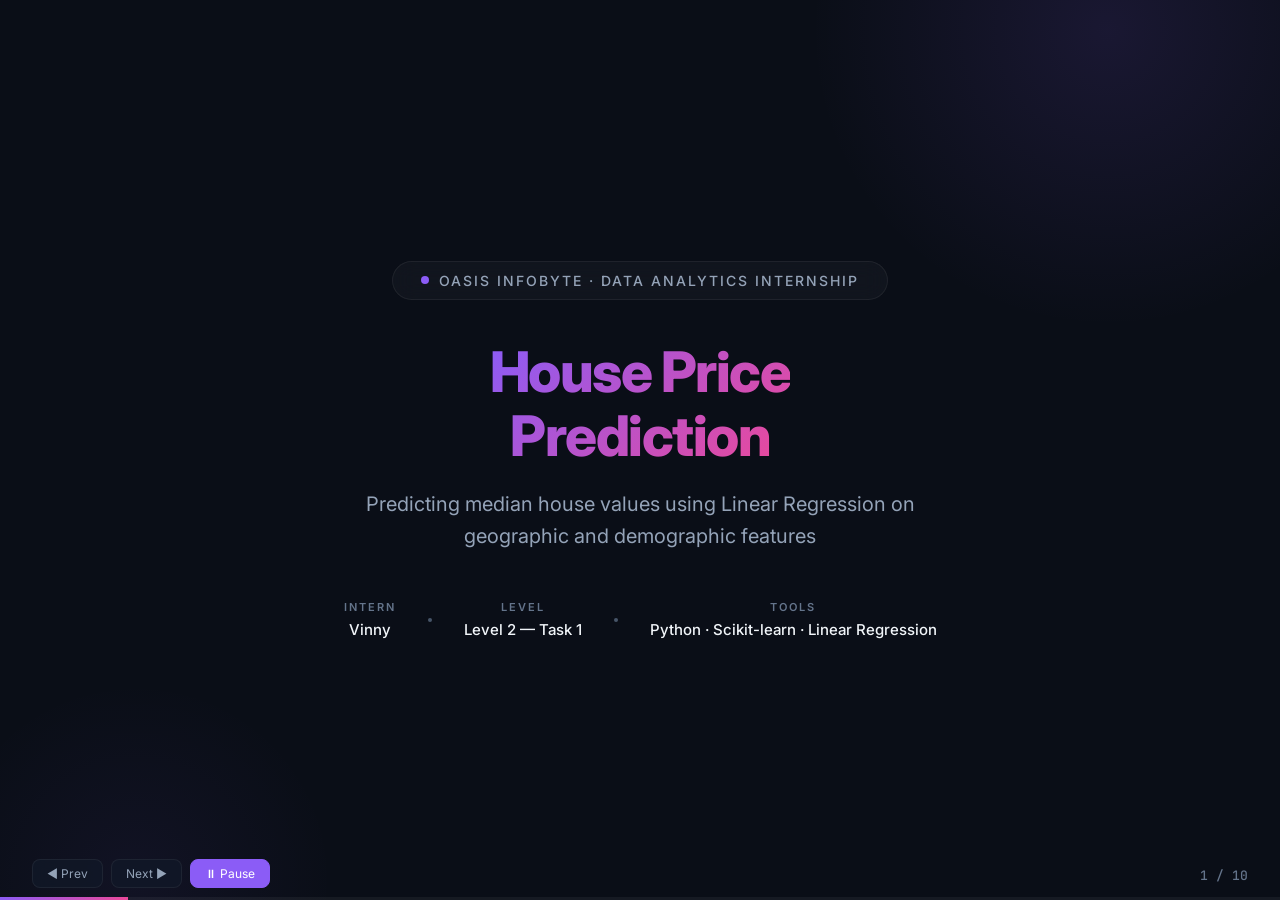
<file: presentation/video-04-house-price/index.html>
<!DOCTYPE html>
<html lang="en">
<head>
  <meta charset="UTF-8">
  <meta name="viewport" content="width=1920,height=1080">
  <meta name="description" content="House Price Prediction — Oasis Infobyte Data Analytics Internship Level 2 Task 1">
  <title>House Price Prediction — Oasis Infobyte</title>
  <link rel="stylesheet" href="../shared-styles.css">
  <link rel="stylesheet" href="styles.css">
</head>
<body>
  <div class="presentation">

    <!-- ═══ SLIDE 1 — TITLE CARD ═══ -->
    <div class="slide title-card active" id="slide-1">
      <div class="org-badge reveal">
        <span class="dot"></span>
        OASIS INFOBYTE · DATA ANALYTICS INTERNSHIP
      </div>
      <h1 class="reveal reveal-delay-1">House Price<br>Prediction</h1>
      <p class="subtitle reveal reveal-delay-2">Predicting median house values using Linear Regression on geographic and demographic features</p>
      <div class="meta-row reveal reveal-delay-3">
        <div class="meta-item">
          <span class="meta-label">Intern</span>
          <span class="meta-value">Vinny</span>
        </div>
        <span class="divider-dot"></span>
        <div class="meta-item">
          <span class="meta-label">Level</span>
          <span class="meta-value">Level 2 — Task 1</span>
        </div>
        <span class="divider-dot"></span>
        <div class="meta-item">
          <span class="meta-label">Tools</span>
          <span class="meta-value">Python · Scikit-learn · Linear Regression</span>
        </div>
      </div>
    </div>

    <!-- ═══ SLIDE 2 — BUSINESS PROBLEM ═══ -->
    <div class="slide" id="slide-2">
      <div class="slide-header reveal">
        <div class="slide-icon">🎯</div>
        <h2>The Prediction Objective</h2>
        <span class="slide-tag">Problem</span>
      </div>
      <div class="slide-body" style="justify-content:center;align-items:center;">
        <div class="summary-flow reveal reveal-delay-1" style="margin-bottom:40px;">
          <div class="flow-step">🏠 Property Features</div>
          <span class="flow-arrow">→</span>
          <div class="flow-step">🤖 Linear Model</div>
          <span class="flow-arrow">→</span>
          <div class="flow-step">💰 Predicted Price</div>
        </div>
        <div class="content-grid grid-2 reveal reveal-delay-2" style="max-width:1000px;">
          <div class="card">
            <div class="card-header"><div class="card-icon">❓</div><h3>The Problem</h3></div>
            <div class="card-content">
              Real estate pricing is driven by complex combinations of location, size, and neighborhood wealth. The goal is to build an algorithm capable of estimating property values based on these attributes.
            </div>
          </div>
          <div class="card">
            <div class="card-header"><div class="card-icon">🎯</div><h3>The Objective</h3></div>
            <div class="card-content">
              Train a multivariate Linear Regression model on the California Housing dataset to predict the <code>median_house_value</code> for a given district block.
            </div>
          </div>
        </div>
      </div>
    </div>

    <!-- ═══ SLIDE 3 — DATA & FEATURES ═══ -->
    <div class="slide" id="slide-3">
      <div class="slide-header reveal">
        <div class="slide-icon">📊</div>
        <h2>Data & Feature Analysis</h2>
        <span class="slide-tag">EDA</span>
      </div>
      <div class="slide-body">
        <div class="content-grid grid-3">
          <div class="kpi-card reveal reveal-delay-1" style="border-top:3px solid var(--accent-primary);">
            <span class="kpi-label">Dataset Size</span>
            <span class="kpi-value">20,640</span>
            <span class="kpi-sub">Total Records</span>
          </div>
          <div class="kpi-card reveal reveal-delay-2" style="border-top:3px solid var(--accent-secondary);">
            <span class="kpi-label">Avg House Value</span>
            <span class="kpi-value">$206K</span>
            <span class="kpi-sub">Mean Target Variable</span>
          </div>
          <div class="kpi-card reveal reveal-delay-3" style="border-top:3px solid var(--color-warning);">
            <span class="kpi-label">Missing Values</span>
            <span class="kpi-value">207</span>
            <span class="kpi-sub">Nulls in total_bedrooms</span>
          </div>
        </div>
        <div class="content-grid grid-2" style="margin-top: 16px;">
          <div class="card reveal reveal-delay-4">
            <div class="card-header"><div class="card-icon">📉</div><h3>Target Distribution</h3></div>
            <div class="chart-container" style="max-height: 220px;">
              <img src="charts/target_distribution.png" alt="Target Distribution">
            </div>
          </div>
           <div class="card reveal reveal-delay-5">
            <div class="card-header"><div class="card-icon">🔍</div><h3>Key Findings</h3></div>
            <div class="card-content">
               <ul class="bullet-list">
                <li><strong>Artificial Cap:</strong> Prices are artificially capped at $500,001, causing a massive spike in the distribution.</li>
                <li><strong>Skew:</strong> Most features (rooms, bedrooms) are heavily right-skewed.</li>
                <li><strong>Missing Data:</strong> 207 rows missing <code>total_bedrooms</code>.</li>
              </ul>
            </div>
          </div>
        </div>
      </div>
    </div>

    <!-- ═══ SLIDE 4 — DATA PREPROCESSING ═══ -->
    <div class="slide" id="slide-4">
      <div class="slide-header reveal">
        <div class="slide-icon">⚙️</div>
        <h2>Data Preprocessing</h2>
        <span class="slide-tag">Preparation</span>
      </div>
      <div class="slide-body" style="justify-content:center;align-items:center;">
        <div class="summary-flow reveal reveal-delay-1" style="margin-bottom:32px;">
          <div class="flow-step">Raw Data</div>
          <span class="flow-arrow">→</span>
          <div class="flow-step">Cleaning (Impute)</div>
          <span class="flow-arrow">→</span>
          <div class="flow-step">One-Hot Encoding</div>
          <span class="flow-arrow">→</span>
          <div class="flow-step">Train/Test Split</div>
        </div>
        <div class="content-grid grid-2 reveal reveal-delay-2" style="max-width: 1000px;">
          <div class="card">
            <div class="card-header"><div class="card-icon">🩹</div><h3>Handling Missing Values</h3></div>
            <div class="card-content">
              Imputed the 207 missing values in <code>total_bedrooms</code> with the median value to preserve records without heavily skewing the feature distribution.
            </div>
          </div>
          <div class="card">
            <div class="card-header"><div class="card-icon">🔢</div><h3>One-Hot Encoding</h3></div>
            <div class="card-content">
              <strong>Why?</strong> Linear Regression cannot process categorical strings like <code>ocean_proximity</code> ("NEAR OCEAN", "INLAND").<br>
              <strong>Method:</strong> Converted to binary columns (1 or 0) for each category.
            </div>
          </div>
        </div>
      </div>
    </div>

    <!-- ═══ SLIDE 5 — LINEAR REGRESSION ═══ -->
    <div class="slide" id="slide-5">
      <div class="slide-header reveal">
        <div class="slide-icon">📐</div>
        <h2>Linear Regression Model</h2>
        <span class="slide-tag">Modeling</span>
      </div>
      <div class="slide-body" style="justify-content:center;align-items:center;">
        <h1 style="font-size: 40px; font-weight: 800; text-align: center; margin-bottom: 24px; font-family: var(--font-mono);" class="reveal reveal-delay-1">
          y = β₀ + β₁x₁ + β₂x₂ + ... + βₙxₙ + ε
        </h1>
        <div class="content-grid grid-3 reveal reveal-delay-2" style="max-width: 1100px;">
          <div class="card text-center">
            <div class="card-header" style="justify-content:center"><div class="card-icon">📊</div><h3>Features (x)</h3></div>
            <div class="card-content">
              15 independent variables (Income, Rooms, Location indicators, etc.)
            </div>
          </div>
          <div class="card text-center">
            <div class="card-header" style="justify-content:center"><div class="card-icon">🧠</div><h3>Model Fit (β)</h3></div>
            <div class="card-content">
              Learning the optimal weights (coefficients) to minimize the Mean Squared Error on 80% training data.
            </div>
          </div>
          <div class="card text-center">
            <div class="card-header" style="justify-content:center"><div class="card-icon">🎯</div><h3>Prediction (y)</h3></div>
            <div class="card-content">
              Predicting continuous median house values on 20% unseen test data.
            </div>
          </div>
        </div>
      </div>
    </div>

    <!-- ═══ SLIDE 6 — MODEL PERFORMANCE ═══ -->
    <div class="slide" id="slide-6">
      <div class="slide-header reveal">
        <div class="slide-icon">📈</div>
        <h2>Model Performance Metrics</h2>
        <span class="slide-tag">Evaluation</span>
      </div>
      <div class="slide-body">
        <div class="content-grid grid-3" style="margin-bottom: 24px;">
          <div class="kpi-card reveal reveal-delay-1" style="border-top:3px solid var(--text-muted);">
            <span class="kpi-label">R-Squared (R²)</span>
            <span class="kpi-value large">0.597</span>
            <span class="kpi-sub">Explains ~60% of variance</span>
          </div>
          <div class="kpi-card reveal reveal-delay-2" style="border-top:3px solid var(--color-warning);">
            <span class="kpi-label">RMSE</span>
            <span class="kpi-value large">$72,668</span>
            <span class="kpi-sub">Average prediction error</span>
          </div>
          <div class="kpi-card reveal reveal-delay-3" style="border-top:3px solid var(--color-danger);">
            <span class="kpi-label">MSE</span>
            <span class="kpi-value">5.28B</span>
            <span class="kpi-sub">Mean Squared Error</span>
          </div>
        </div>
        <div class="card reveal reveal-delay-4">
          <div class="card-header"><div class="card-icon">ℹ️</div><h3>Performance Context</h3></div>
          <div class="card-content">
            An R² of 0.597 indicates a moderate fit. The model captures the general trend but struggles with the artificial $500K cap and complex non-linear geographic interactions. The RMSE means predictions are typically off by ~$72K.
          </div>
        </div>
      </div>
    </div>

    <!-- ═══ SLIDE 7 — ACTUAL VS PREDICTED ═══ -->
    <div class="slide" id="slide-7">
      <div class="slide-header reveal">
        <div class="slide-icon">⚖️</div>
        <h2>Actual vs Predicted Values</h2>
        <span class="slide-tag">Visualization</span>
      </div>
      <div class="slide-body">
        <div class="content-grid grid-2-1">
          <div class="card reveal reveal-delay-1">
            <div class="chart-container">
              <img src="charts/actual_vs_predicted.png" alt="Actual vs Predicted">
            </div>
          </div>
          <div class="card reveal reveal-delay-2">
            <div class="card-header"><div class="card-icon">👁️</div><h3>Interpretation</h3></div>
            <div class="card-content">
              <ul class="bullet-list">
                <li><strong>Ideal Scenario:</strong> Points should form a tight diagonal line.</li>
                <li><strong>Current Model:</strong> A visible positive correlation exists, matching the R² score.</li>
                <li><strong>The $500K Cap Issue:</strong> The horizontal line of points at the far right represents the artificial cap in the dataset, where the model significantly underestimates the true (uncapped) value of luxury homes.</li>
              </ul>
            </div>
          </div>
        </div>
      </div>
    </div>

    <!-- ═══ SLIDE 8 — RESIDUAL ANALYSIS ═══ -->
    <div class="slide" id="slide-8">
      <div class="slide-header reveal">
        <div class="slide-icon">📉</div>
        <h2>Residual Analysis</h2>
        <span class="slide-tag">Diagnostics</span>
      </div>
      <div class="slide-body">
        <div class="content-grid grid-2-1">
          <div class="card reveal reveal-delay-1">
            <div class="chart-container">
              <img src="charts/residuals_plot.png" alt="Residuals Plot">
            </div>
          </div>
          <div class="card reveal reveal-delay-2">
            <div class="card-header"><div class="card-icon">🔍</div><h3>Error Distribution</h3></div>
            <div class="card-content">
              <ul class="bullet-list">
                <li><strong>Heteroscedasticity:</strong> The errors fan out slightly at higher predicted values, meaning the model is less accurate for expensive homes.</li>
                <li><strong>Pattern:</strong> The visible diagonal boundary in the residuals confirms the model's inability to handle the hard $500K price ceiling, violating the linear assumption of random, normally distributed errors.</li>
              </ul>
            </div>
          </div>
        </div>
      </div>
    </div>

    <!-- ═══ SLIDE 9 — MODEL INTERPRETATION ═══ -->
    <div class="slide" id="slide-9">
      <div class="slide-header reveal">
        <div class="slide-icon">🧠</div>
        <h2>Model Interpretation</h2>
        <span class="slide-tag">Feature Importance</span>
      </div>
      <div class="slide-body">
        <div class="content-grid grid-2">
           <div class="card reveal reveal-delay-1" style="border-top:3px solid var(--color-success);">
            <div class="card-header"><div class="card-icon">📈</div><h3>Top Positive Predictors</h3></div>
            <table class="data-table">
              <thead><tr><th>Feature</th><th>Coefficient</th></tr></thead>
              <tbody>
                <tr><td class="highlight">bedrooms_per_room</td><td class="text-success fw-700">+289,843</td></tr>
                <tr><td class="highlight">ocean_proximity_ISLAND</td><td class="text-success fw-700">+130,726</td></tr>
                <tr><td class="highlight">median_income</td><td class="text-success fw-700">+41,436</td></tr>
              </tbody>
            </table>
            <p style="margin-top:12px;font-size:12px;color:var(--text-secondary);">Island locations and higher neighborhood median income strongly drive up property values.</p>
          </div>
          <div class="card reveal reveal-delay-2" style="border-top:3px solid var(--color-danger);">
            <div class="card-header"><div class="card-icon">📉</div><h3>Top Negative Predictors</h3></div>
            <table class="data-table">
              <thead><tr><th>Feature</th><th>Coefficient</th></tr></thead>
              <tbody>
                <tr><td class="highlight">ocean_proximity_INLAND</td><td class="text-danger fw-700">-34,951</td></tr>
                <tr><td class="highlight">longitude</td><td class="text-danger fw-700">-28,059</td></tr>
                <tr><td class="highlight">latitude</td><td class="text-danger fw-700">-26,508</td></tr>
              </tbody>
            </table>
            <p style="margin-top:12px;font-size:12px;color:var(--text-secondary);">Being inland significantly depresses property value compared to coastal locations.</p>
          </div>
        </div>
      </div>
    </div>

    <!-- ═══ SLIDE 10 — FINAL SUMMARY ═══ -->
    <div class="slide" id="slide-10">
      <div class="slide-header reveal">
        <div class="slide-icon">🏁</div>
        <h2>Project Summary</h2>
        <span class="slide-tag">Conclusion</span>
      </div>
      <div class="slide-body" style="justify-content:center;align-items:center;">
        <div class="summary-flow reveal reveal-delay-1" style="margin-bottom:40px;">
          <div class="flow-step">EDA</div>
          <span class="flow-arrow">→</span>
          <div class="flow-step">Preprocessing</div>
          <span class="flow-arrow">→</span>
          <div class="flow-step">Regression</div>
          <span class="flow-arrow">→</span>
          <div class="flow-step">Evaluation</div>
          <span class="flow-arrow">→</span>
          <div class="flow-step">Interpretation</div>
        </div>
        <div class="content-grid grid-3 reveal reveal-delay-2" style="max-width: 900px; margin: 0 auto; margin-bottom: 40px;">
          <div class="card text-center"><div class="card-header" style="justify-content:center"><h3>Model Power</h3></div><div class="card-content">R² of 0.597 shows moderate predictive ability.</div></div>
          <div class="card text-center"><div class="card-header" style="justify-content:center"><h3>Key Drivers</h3></div><div class="card-content">Median Income and Coastal proximity dictate price.</div></div>
          <div class="card text-center"><div class="card-header" style="justify-content:center"><h3>Limitations</h3></div><div class="card-content">Artificial $500K cap degrades linear performance.</div></div>
        </div>
        <div class="completion-badge reveal reveal-delay-3">
          ✅ LEVEL 2 — TASK 1 COMPLETED
        </div>
      </div>
    </div>

  </div>
  <script src="../shared-engine.js"></script>
</body>
</html>
</file>
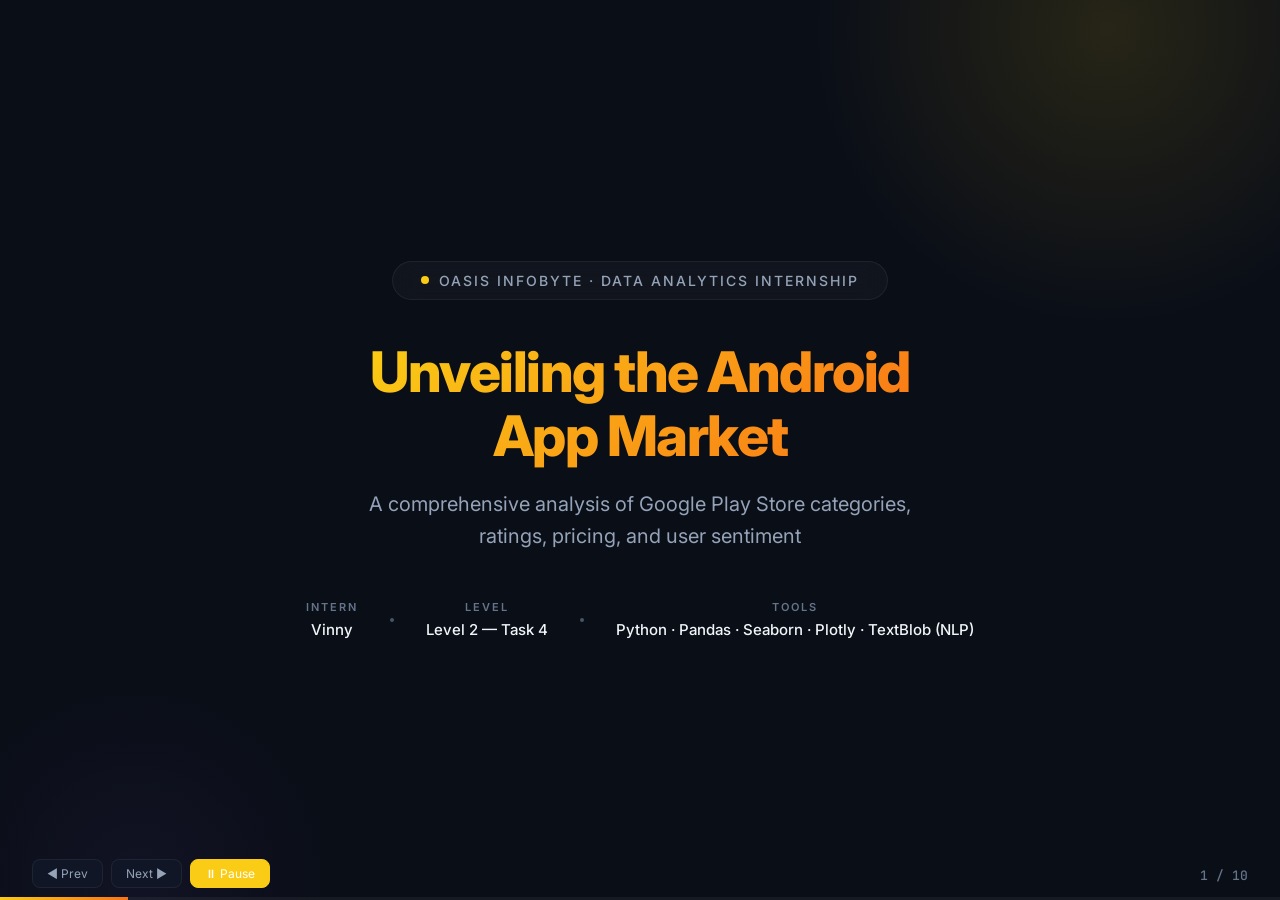
<file: presentation/video-05-google-play/index.html>
<!DOCTYPE html>
<html lang="en">
<head>
  <meta charset="UTF-8">
  <meta name="viewport" content="width=1920,height=1080">
  <meta name="description" content="Google Play Store Analysis — Oasis Infobyte Data Analytics Internship Level 2 Task 4">
  <title>Google Play Store Analysis — Oasis Infobyte</title>
  <link rel="stylesheet" href="../shared-styles.css">
  <link rel="stylesheet" href="styles.css">
</head>
<body>
  <div class="presentation">

    <!-- ═══ SLIDE 1 — TITLE CARD ═══ -->
    <div class="slide title-card active" id="slide-1">
      <div class="org-badge reveal">
        <span class="dot"></span>
        OASIS INFOBYTE · DATA ANALYTICS INTERNSHIP
      </div>
      <h1 class="reveal reveal-delay-1">Unveiling the Android<br>App Market</h1>
      <p class="subtitle reveal reveal-delay-2">A comprehensive analysis of Google Play Store categories, ratings, pricing, and user sentiment</p>
      <div class="meta-row reveal reveal-delay-3">
        <div class="meta-item">
          <span class="meta-label">Intern</span>
          <span class="meta-value">Vinny</span>
        </div>
        <span class="divider-dot"></span>
        <div class="meta-item">
          <span class="meta-label">Level</span>
          <span class="meta-value">Level 2 — Task 4</span>
        </div>
        <span class="divider-dot"></span>
        <div class="meta-item">
          <span class="meta-label">Tools</span>
          <span class="meta-value">Python · Pandas · Seaborn · Plotly · TextBlob (NLP)</span>
        </div>
      </div>
    </div>

    <!-- ═══ SLIDE 2 — PROJECT OVERVIEW ═══ -->
    <div class="slide" id="slide-2">
      <div class="slide-header reveal">
        <div class="slide-icon">📊</div>
        <h2>Project Overview</h2>
        <span class="slide-tag">Datasets</span>
      </div>
      <div class="slide-body">
        <div class="content-grid grid-2" style="margin-bottom: 24px;">
          <div class="kpi-card reveal reveal-delay-1" style="border-top:3px solid var(--accent-primary);">
            <span class="kpi-label">Apps Dataset</span>
            <span class="kpi-value large">10,841</span>
            <span class="kpi-sub">Total records (13 features)</span>
          </div>
          <div class="kpi-card reveal reveal-delay-2" style="border-top:3px solid var(--accent-secondary);">
            <span class="kpi-label">Reviews Dataset</span>
            <span class="kpi-value large">64,295</span>
            <span class="kpi-sub">Total records (5 features)</span>
          </div>
        </div>
        <div class="content-grid grid-2 reveal reveal-delay-3" style="max-width: 1000px; margin: 0 auto;">
          <div class="card">
            <div class="card-header"><div class="card-icon">🎯</div><h3>Project Objective</h3></div>
            <div class="card-content">
              Explore the Google Play Store ecosystem to uncover insights on app categories, ratings, pricing trends, and user review sentiments to guide developer strategies.
            </div>
          </div>
          <div class="card">
            <div class="card-header"><div class="card-icon">🔧</div><h3>Key Tools Used</h3></div>
            <div class="card-content">
              <ul class="bullet-list">
                <li>Pandas for data wrangling and string manipulation</li>
                <li>Seaborn/Matplotlib for static visuals</li>
                <li>Plotly for interactive visualizations</li>
                <li>TextBlob for NLP sentiment analysis</li>
              </ul>
            </div>
          </div>
        </div>
      </div>
    </div>

    <!-- ═══ SLIDE 3 — DATA CLEANING ═══ -->
    <div class="slide" id="slide-3">
      <div class="slide-header reveal">
        <div class="slide-icon">🧹</div>
        <h2>Data Cleaning Challenges</h2>
        <span class="slide-tag">Preprocessing</span>
      </div>
      <div class="slide-body">
        <div class="content-grid grid-3">
          <div class="card reveal reveal-delay-1">
            <div class="card-header"><div class="card-icon">🔢</div><h3>Installs Formatting</h3></div>
            <div class="card-content">
              <strong>Before:</strong> <code>'10,000+'</code> (String)<br>
              <strong>Process:</strong> Removed commas and plus signs, cast to float.<br>
              <strong>After:</strong> <code>10000.0</code> (Numeric)
            </div>
          </div>
          <div class="card reveal reveal-delay-2">
            <div class="card-header"><div class="card-icon">💲</div><h3>Price Formatting</h3></div>
            <div class="card-content">
              <strong>Before:</strong> <code>'$4.99'</code> (String)<br>
              <strong>Process:</strong> Stripped the '$' symbol, cast to float.<br>
              <strong>After:</strong> <code>4.99</code> (Numeric)
            </div>
          </div>
          <div class="card reveal reveal-delay-3">
            <div class="card-header"><div class="card-icon">👯</div><h3>Duplicates & Nulls</h3></div>
            <div class="card-content">
              <strong>Process:</strong> Dropped identical rows based on App name. Filled or dropped nulls in Rating and Type.<br>
              <strong>Result:</strong> Reduced raw dataset to <strong>8,196</strong> unique, clean apps.
            </div>
          </div>
        </div>
      </div>
    </div>

    <!-- ═══ SLIDE 4 — APP CATEGORIES ═══ -->
    <div class="slide" id="slide-4">
      <div class="slide-header reveal">
        <div class="slide-icon">📁</div>
        <h2>App Category Analysis</h2>
        <span class="slide-tag">Market Share</span>
      </div>
      <div class="slide-body">
        <div class="content-grid grid-2">
          <div class="card reveal reveal-delay-1">
            <div class="chart-container">
              <img src="charts/category_distribution.png" alt="Category Distribution">
            </div>
          </div>
          <div class="flex-col gap-16">
            <div class="card reveal reveal-delay-2">
              <div class="card-header"><div class="card-icon">👑</div><h3>Most Saturated Categories</h3></div>
              <table class="data-table">
                <thead><tr><th>Category</th><th>Count</th></tr></thead>
                <tbody>
                  <tr><td class="highlight">FAMILY</td><td class="text-accent fw-700">1,608</td></tr>
                  <tr><td class="highlight">GAME</td><td class="text-accent fw-700">912</td></tr>
                  <tr><td class="highlight">TOOLS</td><td class="text-accent fw-700">718</td></tr>
                  <tr><td class="highlight">FINANCE</td><td>302</td></tr>
                  <tr><td class="highlight">LIFESTYLE</td><td>301</td></tr>
                </tbody>
              </table>
            </div>
            <div class="card reveal reveal-delay-3">
              <div class="card-header"><div class="card-icon">💡</div><h3>Market Insight</h3></div>
              <div class="card-content">
                The market is extremely top-heavy. The top three categories (Family, Game, Tools) account for roughly <strong>40%</strong> of the entire ecosystem. Breaking into these saturated markets requires significant marketing muscle.
              </div>
            </div>
          </div>
        </div>
      </div>
    </div>

    <!-- ═══ SLIDE 5 — RATINGS & INSTALLS ═══ -->
    <div class="slide" id="slide-5">
      <div class="slide-header reveal">
        <div class="slide-icon">⭐</div>
        <h2>Ratings & Installs</h2>
        <span class="slide-tag">User Behavior</span>
      </div>
      <div class="slide-body">
        <div class="content-grid grid-3">
          <div class="card reveal reveal-delay-1">
             <div class="card-header"><div class="card-icon">📊</div><h3>Rating Distribution</h3></div>
            <div class="chart-container" style="max-height: 180px;">
              <img src="charts/rating_distribution.png" alt="Rating Distribution">
            </div>
            <p style="margin-top:12px;font-size:12px;color:var(--text-secondary);">Mean rating is <strong>4.19</strong>. The distribution is heavily left-skewed, showing users generally rate apps positively.</p>
          </div>
          <div class="card reveal reveal-delay-2">
            <div class="card-header"><div class="card-icon">📉</div><h3>Size vs Installs</h3></div>
            <div class="chart-container" style="max-height: 180px;">
              <img src="charts/size_vs_installs.png" alt="Size vs Installs">
            </div>
             <p style="margin-top:12px;font-size:12px;color:var(--text-secondary);">While large apps exist, the apps with the absolute highest install tiers tend to be optimized for size.</p>
          </div>
          <div class="card reveal reveal-delay-3">
            <div class="card-header"><div class="card-icon">🔍</div><h3>Interactive Exploration</h3></div>
             <div class="card-content">
              Created an interactive Plotly scatter plot (<code>interactive_rating_vs_installs.html</code>) to dynamically explore the relationship between Ratings, Installs, and Categories.
            </div>
          </div>
        </div>
      </div>
    </div>

    <!-- ═══ SLIDE 6 — PRICING ═══ -->
    <div class="slide" id="slide-6">
      <div class="slide-header reveal">
        <div class="slide-icon">💰</div>
        <h2>Pricing & Monetization</h2>
        <span class="slide-tag">Revenue</span>
      </div>
      <div class="slide-body">
        <div class="content-grid grid-2">
           <div class="card reveal reveal-delay-1">
            <div class="card-header"><div class="card-icon">🆓</div><h3>Free vs Paid</h3></div>
            <div class="chart-container" style="max-height: 250px;">
              <img src="charts/free_vs_paid.png" alt="Free vs Paid">
            </div>
             <p style="text-align: center; margin-top: 16px;"><strong>92.6% Free</strong> / <strong>7.4% Paid</strong></p>
          </div>
          <div class="flex-col gap-16">
            <div class="card reveal reveal-delay-2">
               <div class="card-header"><div class="card-icon">📈</div><h3>Estimated Category Revenue</h3></div>
              <div class="chart-container" style="max-height: 200px;">
                <img src="charts/category_revenue.png" alt="Category Revenue">
              </div>
            </div>
            <div class="card reveal reveal-delay-3">
               <div class="card-content" style="font-size: 13px;">
                <em>Note: Revenue is a proxy estimate calculated as (Price × Installs). This represents the theoretical maximum direct sales revenue for paid apps.</em>
              </div>
            </div>
          </div>
        </div>
      </div>
    </div>

    <!-- ═══ SLIDE 7 — SENTIMENT ANALYSIS ═══ -->
    <div class="slide" id="slide-7">
      <div class="slide-header reveal">
        <div class="slide-icon">🧠</div>
        <h2>NLP Sentiment Analysis</h2>
        <span class="slide-tag">Reviews</span>
      </div>
      <div class="slide-body">
        <div class="content-grid grid-3" style="margin-bottom: 24px;">
           <div class="kpi-card reveal reveal-delay-1" style="border-top:3px solid var(--color-success);">
            <span class="kpi-label">Positive Reviews</span>
            <span class="kpi-value">20,625</span>
            <span class="kpi-sub">Highest sentiment share</span>
          </div>
           <div class="kpi-card reveal reveal-delay-2" style="border-top:3px solid var(--text-dim);">
            <span class="kpi-label">Neutral Reviews</span>
            <span class="kpi-value">11,119</span>
            <span class="kpi-sub">Factual / Mixed</span>
          </div>
          <div class="kpi-card reveal reveal-delay-3" style="border-top:3px solid var(--color-danger);">
            <span class="kpi-label">Negative Reviews</span>
            <span class="kpi-value">5,683</span>
            <span class="kpi-sub">Lowest sentiment share</span>
          </div>
        </div>
         <div class="card reveal reveal-delay-4">
          <div class="card-header"><div class="card-icon">🤖</div><h3>TextBlob Implementation</h3></div>
          <div class="card-content">
            Applied TextBlob Natural Language Processing on the 64,295 <code>Translated_Review</code> records to extract polarity scores. The analysis reveals a generally positive ecosystem, though specific categories face harsher criticism.
          </div>
        </div>
      </div>
    </div>

    <!-- ═══ SLIDE 8 — SENTIMENT BY CATEGORY ═══ -->
    <div class="slide" id="slide-8">
      <div class="slide-header reveal">
        <div class="slide-icon">🏆</div>
        <h2>Sentiment by Category</h2>
        <span class="slide-tag">Niche Analysis</span>
      </div>
      <div class="slide-body">
        <div class="content-grid grid-2">
          <div class="card reveal reveal-delay-1">
             <div class="card-header"><div class="card-icon">🥇</div><h3>Highest Positive Sentiment</h3></div>
            <table class="data-table">
              <thead><tr><th>Category</th><th>% Positive</th></tr></thead>
              <tbody>
                <tr><td class="highlight">COMICS</td><td class="text-success fw-700">84.4%</td></tr>
                <tr><td class="highlight">AUTO_AND_VEHICLES</td><td class="text-success fw-700">76.1%</td></tr>
                <tr><td class="highlight">EVENTS</td><td class="text-success fw-700">75.9%</td></tr>
                <tr><td class="highlight">HEALTH_AND_FITNESS</td><td class="text-success fw-700">71.8%</td></tr>
                <tr><td class="highlight">EDUCATION</td><td class="text-success fw-700">71.1%</td></tr>
              </tbody>
            </table>
          </div>
          <div class="card reveal reveal-delay-2">
            <div class="card-header"><div class="card-icon">💡</div><h3>Strategic Finding</h3></div>
             <div class="card-content">
              Niche categories like <strong>Comics</strong> and <strong>Events</strong> enjoy significantly higher user satisfaction than massive, saturated categories like Games or Social. This indicates highly engaged, passionate user bases in specialized markets.
            </div>
          </div>
        </div>
      </div>
    </div>

    <!-- ═══ SLIDE 9 — DEVELOPER RECOMMENDATIONS ═══ -->
    <div class="slide" id="slide-9">
      <div class="slide-header reveal">
        <div class="slide-icon">🎯</div>
        <h2>Developer Recommendations</h2>
        <span class="slide-tag">Strategy</span>
      </div>
      <div class="slide-body">
        <div class="content-grid grid-3">
          <div class="rec-card reveal reveal-delay-1">
            <div class="rec-number">01. Choose the Right Niche</div>
            <div class="rec-insight">Avoid highly saturated markets</div>
            <div class="rec-action">
              <strong>Finding:</strong> Family, Games, and Tools are flooded.<br>
              <strong>Action:</strong> Target high-sentiment niches like Health & Fitness or Education where users are more forgiving and engaged, offering easier organic discovery.
            </div>
          </div>
           <div class="rec-card reveal reveal-delay-2">
            <div class="rec-number">02. Monetization Strategy</div>
            <div class="rec-insight">Embrace the Freemium model</div>
            <div class="rec-action">
              <strong>Finding:</strong> 92.6% of successful apps are free.<br>
              <strong>Action:</strong> Do not rely on upfront paid downloads. Offer a high-quality free core experience and monetize through in-app purchases or ads.
            </div>
          </div>
          <div class="rec-card reveal reveal-delay-3">
            <div class="rec-number">03. Optimize App Size</div>
            <div class="rec-insight">Keep initial downloads lightweight</div>
            <div class="rec-action">
              <strong>Finding:</strong> The apps with the highest install counts are generally optimized for size.<br>
              <strong>Action:</strong> Keep the initial APK/bundle size low to reduce download friction, utilizing dynamic delivery for extra assets.
            </div>
          </div>
        </div>
      </div>
    </div>

    <!-- ═══ SLIDE 10 — FINAL SUMMARY ═══ -->
    <div class="slide" id="slide-10">
      <div class="slide-header reveal">
        <div class="slide-icon">🏁</div>
        <h2>Project Summary</h2>
        <span class="slide-tag">Conclusion</span>
      </div>
      <div class="slide-body" style="justify-content:center;align-items:center;">
        <div class="summary-flow reveal reveal-delay-1" style="margin-bottom:40px;">
          <div class="flow-step">Clean</div>
          <span class="flow-arrow">→</span>
          <div class="flow-step">Analyze</div>
          <span class="flow-arrow">→</span>
          <div class="flow-step">Compare</div>
          <span class="flow-arrow">→</span>
          <div class="flow-step">Understand Users</div>
          <span class="flow-arrow">→</span>
          <div class="flow-step">Recommend</div>
        </div>
         <div class="content-grid grid-3 reveal reveal-delay-2" style="max-width: 900px; margin: 0 auto; margin-bottom: 40px;">
          <div class="card text-center"><div class="card-header" style="justify-content:center"><h3>Saturation</h3></div><div class="card-content">Family and Games dominate market volume.</div></div>
          <div class="card text-center"><div class="card-header" style="justify-content:center"><h3>Monetization</h3></div><div class="card-content">The ecosystem is overwhelmingly free-to-play.</div></div>
          <div class="card text-center"><div class="card-header" style="justify-content:center"><h3>Sentiment</h3></div><div class="card-content">Niche apps cultivate the highest user satisfaction.</div></div>
        </div>
        <div class="completion-badge reveal reveal-delay-3">
          ✅ LEVEL 2 — TASK 4 COMPLETED
        </div>
      </div>
    </div>

  </div>
  <script src="../shared-engine.js"></script>
</body>
</html>
</file>
<file: presentation/shared-styles.css>
/* ===================================================================
   OASIS INFOBYTE — SHARED PRESENTATION DESIGN SYSTEM
   Premium Dark Analytics Dashboard Style
   1920×1080 · 16:9 · Consistent across all 5 project videos
   =================================================================== */

@import url('https://fonts.googleapis.com/css2?family=Inter:wght@300;400;500;600;700;800;900&family=JetBrains+Mono:wght@400;500;600&display=swap');

/* ── Reset & Base ─────────────────────────────────────────── */
*, *::before, *::after { margin: 0; padding: 0; box-sizing: border-box; }

:root {
  /* Surface palette */
  --bg-primary: #0a0e17;
  --bg-secondary: #111827;
  --bg-card: rgba(17, 24, 39, 0.85);
  --bg-card-hover: rgba(30, 41, 59, 0.9);
  --bg-glass: rgba(255, 255, 255, 0.03);
  --bg-glass-border: rgba(255, 255, 255, 0.06);

  /* Text palette */
  --text-primary: #f1f5f9;
  --text-secondary: #94a3b8;
  --text-muted: #64748b;
  --text-dim: #475569;

  /* Accent palette — overridden per project */
  --accent-primary: #3b82f6;
  --accent-secondary: #8b5cf6;
  --accent-tertiary: #06b6d4;
  --accent-glow: rgba(59, 130, 246, 0.15);
  --accent-gradient: linear-gradient(135deg, var(--accent-primary), var(--accent-secondary));

  /* Status colors */
  --color-success: #10b981;
  --color-warning: #f59e0b;
  --color-danger: #ef4444;
  --color-info: #06b6d4;

  /* Typography */
  --font-primary: 'Inter', -apple-system, BlinkMacSystemFont, sans-serif;
  --font-mono: 'JetBrains Mono', 'Fira Code', monospace;

  /* Spacing */
  --slide-padding: 72px 80px;
  --card-padding: 28px 32px;
  --card-radius: 16px;
  --border-radius-sm: 8px;
  --border-radius-lg: 20px;

  /* Transitions */
  --transition-fast: 0.2s cubic-bezier(0.4, 0, 0.2, 1);
  --transition-medium: 0.4s cubic-bezier(0.4, 0, 0.2, 1);
  --transition-slow: 0.7s cubic-bezier(0.4, 0, 0.2, 1);
}

html, body {
  width: 100vw;
  height: 100vh;
  overflow: hidden;
  font-family: var(--font-primary);
  background: var(--bg-primary);
  color: var(--text-primary);
  -webkit-font-smoothing: antialiased;
  -moz-osx-font-smoothing: grayscale;
}

/* ── Presentation Container ──────────────────────────────── */
.presentation {
  width: 100vw;
  height: 100vh;
  position: relative;
  overflow: hidden;
}

.slide {
  position: absolute;
  inset: 0;
  width: 100%;
  height: 100%;
  display: flex;
  flex-direction: column;
  padding: var(--slide-padding);
  opacity: 0;
  transform: translateX(40px);
  pointer-events: none;
  transition: opacity var(--transition-slow), transform var(--transition-slow);
  background: var(--bg-primary);
  overflow: hidden;
}

.slide.active {
  opacity: 1;
  transform: translateX(0);
  pointer-events: auto;
  z-index: 10;
}

.slide.prev {
  opacity: 0;
  transform: translateX(-40px);
}

/* ── Background Effects ──────────────────────────────────── */
.slide::before {
  content: '';
  position: absolute;
  top: -30%;
  right: -10%;
  width: 600px;
  height: 600px;
  background: radial-gradient(circle, var(--accent-glow) 0%, transparent 70%);
  border-radius: 50%;
  pointer-events: none;
  z-index: 0;
}

.slide::after {
  content: '';
  position: absolute;
  bottom: -20%;
  left: -5%;
  width: 400px;
  height: 400px;
  background: radial-gradient(circle, rgba(139, 92, 246, 0.06) 0%, transparent 70%);
  border-radius: 50%;
  pointer-events: none;
  z-index: 0;
}

.slide > * { position: relative; z-index: 1; }

/* ── Title Card (Slide 1) ────────────────────────────────── */
.title-card {
  display: flex;
  flex-direction: column;
  align-items: center;
  justify-content: center;
  text-align: center;
  padding: 0;
}

.title-card .org-badge {
  display: inline-flex;
  align-items: center;
  gap: 10px;
  padding: 10px 28px;
  background: var(--bg-glass);
  border: 1px solid var(--bg-glass-border);
  border-radius: 100px;
  font-size: 14px;
  font-weight: 500;
  color: var(--text-secondary);
  letter-spacing: 2px;
  text-transform: uppercase;
  margin-bottom: 40px;
  backdrop-filter: blur(12px);
}

.title-card .org-badge .dot {
  width: 8px;
  height: 8px;
  border-radius: 50%;
  background: var(--accent-primary);
  animation: pulse-dot 2s ease-in-out infinite;
}

@keyframes pulse-dot {
  0%, 100% { opacity: 1; transform: scale(1); }
  50% { opacity: 0.5; transform: scale(1.3); }
}

.title-card h1 {
  font-size: 56px;
  font-weight: 800;
  letter-spacing: -1.5px;
  line-height: 1.15;
  background: var(--accent-gradient);
  -webkit-background-clip: text;
  -webkit-text-fill-color: transparent;
  background-clip: text;
  margin-bottom: 20px;
  max-width: 900px;
}

.title-card .subtitle {
  font-size: 20px;
  color: var(--text-secondary);
  font-weight: 400;
  margin-bottom: 48px;
  max-width: 600px;
  line-height: 1.6;
}

.title-card .meta-row {
  display: flex;
  gap: 32px;
  align-items: center;
}

.title-card .meta-item {
  display: flex;
  flex-direction: column;
  align-items: center;
  gap: 6px;
}

.title-card .meta-label {
  font-size: 11px;
  text-transform: uppercase;
  letter-spacing: 2px;
  color: var(--text-muted);
  font-weight: 600;
}

.title-card .meta-value {
  font-size: 15px;
  color: var(--text-primary);
  font-weight: 500;
}

.title-card .divider-dot {
  width: 4px;
  height: 4px;
  border-radius: 50%;
  background: var(--text-dim);
}

/* ── Slide Header ────────────────────────────────────────── */
.slide-header {
  display: flex;
  align-items: center;
  gap: 16px;
  margin-bottom: 36px;
  flex-shrink: 0;
}

.slide-header .slide-icon {
  width: 44px;
  height: 44px;
  display: flex;
  align-items: center;
  justify-content: center;
  border-radius: 12px;
  background: var(--accent-gradient);
  font-size: 20px;
  flex-shrink: 0;
}

.slide-header h2 {
  font-size: 32px;
  font-weight: 700;
  letter-spacing: -0.5px;
  color: var(--text-primary);
}

.slide-header .slide-tag {
  margin-left: auto;
  font-size: 12px;
  text-transform: uppercase;
  letter-spacing: 2px;
  color: var(--text-muted);
  font-weight: 600;
  padding: 6px 16px;
  border: 1px solid var(--bg-glass-border);
  border-radius: 100px;
}

/* ── Content Grid ────────────────────────────────────────── */
.slide-body {
  flex: 1;
  display: flex;
  flex-direction: column;
  gap: 24px;
  min-height: 0;
}

.content-grid {
  display: grid;
  gap: 20px;
  flex: 1;
  min-height: 0;
}

.grid-2 { grid-template-columns: 1fr 1fr; }
.grid-3 { grid-template-columns: 1fr 1fr 1fr; }
.grid-4 { grid-template-columns: 1fr 1fr 1fr 1fr; }
.grid-2-1 { grid-template-columns: 2fr 1fr; }
.grid-1-2 { grid-template-columns: 1fr 2fr; }
.grid-3-2 { grid-template-columns: 3fr 2fr; }

/* ── Cards ───────────────────────────────────────────────── */
.card {
  background: var(--bg-card);
  border: 1px solid var(--bg-glass-border);
  border-radius: var(--card-radius);
  padding: var(--card-padding);
  backdrop-filter: blur(16px);
  transition: border-color var(--transition-fast), transform var(--transition-fast);
  overflow: hidden;
}

.card:hover {
  border-color: rgba(255,255,255,0.1);
}

.card-header {
  display: flex;
  align-items: center;
  gap: 12px;
  margin-bottom: 18px;
}

.card-header .card-icon {
  font-size: 18px;
  width: 36px;
  height: 36px;
  display: flex;
  align-items: center;
  justify-content: center;
  border-radius: 10px;
  background: var(--accent-glow);
}

.card-header h3 {
  font-size: 16px;
  font-weight: 600;
  color: var(--text-primary);
  letter-spacing: -0.2px;
}

.card-content {
  font-size: 14px;
  color: var(--text-secondary);
  line-height: 1.7;
}

/* ── KPI Cards ───────────────────────────────────────────── */
.kpi-card {
  background: var(--bg-card);
  border: 1px solid var(--bg-glass-border);
  border-radius: var(--card-radius);
  padding: 24px 28px;
  text-align: center;
  display: flex;
  flex-direction: column;
  align-items: center;
  justify-content: center;
  gap: 8px;
  backdrop-filter: blur(16px);
  transition: border-color var(--transition-fast), transform var(--transition-fast);
}

.kpi-card:hover {
  border-color: rgba(255,255,255,0.1);
  transform: translateY(-2px);
}

.kpi-label {
  font-size: 11px;
  text-transform: uppercase;
  letter-spacing: 1.8px;
  color: var(--text-muted);
  font-weight: 600;
}

.kpi-value {
  font-size: 36px;
  font-weight: 800;
  background: var(--accent-gradient);
  -webkit-background-clip: text;
  -webkit-text-fill-color: transparent;
  background-clip: text;
  letter-spacing: -1px;
  line-height: 1.1;
}

.kpi-value.small { font-size: 28px; }
.kpi-value.large { font-size: 44px; }

.kpi-sub {
  font-size: 12px;
  color: var(--text-secondary);
  font-weight: 400;
}

/* ── Data Table ──────────────────────────────────────────── */
.data-table {
  width: 100%;
  border-collapse: collapse;
  font-size: 13px;
}

.data-table th {
  text-align: left;
  padding: 10px 16px;
  font-size: 11px;
  text-transform: uppercase;
  letter-spacing: 1.5px;
  color: var(--text-muted);
  font-weight: 600;
  border-bottom: 1px solid var(--bg-glass-border);
}

.data-table td {
  padding: 10px 16px;
  color: var(--text-secondary);
  border-bottom: 1px solid rgba(255,255,255,0.03);
}

.data-table tr:last-child td { border-bottom: none; }

.data-table td.highlight {
  color: var(--text-primary);
  font-weight: 600;
}

.data-table td.accent {
  color: var(--accent-primary);
  font-weight: 600;
}

/* ── Chart Container ─────────────────────────────────────── */
.chart-container {
  width: 100%;
  height: 100%;
  display: flex;
  align-items: center;
  justify-content: center;
  border-radius: var(--card-radius);
  overflow: hidden;
  background: rgba(0,0,0,0.2);
}

.chart-container img {
  max-width: 100%;
  max-height: 100%;
  object-fit: contain;
  border-radius: 8px;
}

/* ── Pipeline / Flow ─────────────────────────────────────── */
.pipeline {
  display: flex;
  align-items: center;
  justify-content: center;
  gap: 0;
  flex-wrap: nowrap;
}

.pipeline-step {
  display: flex;
  flex-direction: column;
  align-items: center;
  gap: 8px;
  padding: 16px 20px;
  background: var(--bg-card);
  border: 1px solid var(--bg-glass-border);
  border-radius: 12px;
  min-width: 120px;
  text-align: center;
}

.pipeline-step .step-icon {
  font-size: 22px;
}

.pipeline-step .step-label {
  font-size: 12px;
  font-weight: 600;
  color: var(--text-primary);
  text-transform: uppercase;
  letter-spacing: 1px;
}

.pipeline-step .step-sub {
  font-size: 11px;
  color: var(--text-muted);
}

.pipeline-arrow {
  font-size: 20px;
  color: var(--text-dim);
  padding: 0 8px;
  flex-shrink: 0;
}

/* ── Recommendation Cards ────────────────────────────────── */
.rec-card {
  background: var(--bg-card);
  border: 1px solid var(--bg-glass-border);
  border-radius: var(--card-radius);
  padding: 24px 28px;
  border-left: 3px solid var(--accent-primary);
}

.rec-card .rec-number {
  font-size: 12px;
  font-weight: 700;
  color: var(--accent-primary);
  text-transform: uppercase;
  letter-spacing: 2px;
  margin-bottom: 8px;
}

.rec-card .rec-insight {
  font-size: 16px;
  font-weight: 600;
  color: var(--text-primary);
  margin-bottom: 8px;
}

.rec-card .rec-action {
  font-size: 13px;
  color: var(--text-secondary);
  line-height: 1.6;
}

/* ── Tags / Badges ───────────────────────────────────────── */
.tag {
  display: inline-flex;
  align-items: center;
  gap: 6px;
  padding: 4px 12px;
  border-radius: 100px;
  font-size: 12px;
  font-weight: 500;
  background: var(--accent-glow);
  color: var(--accent-primary);
  border: 1px solid rgba(59, 130, 246, 0.2);
}

.tag.success { background: rgba(16, 185, 129, 0.1); color: var(--color-success); border-color: rgba(16,185,129,0.2); }
.tag.warning { background: rgba(245, 158, 11, 0.1); color: var(--color-warning); border-color: rgba(245,158,11,0.2); }
.tag.danger  { background: rgba(239, 68, 68, 0.1);  color: var(--color-danger);  border-color: rgba(239,68,68,0.2);  }

/* ── Stat Bar ────────────────────────────────────────────── */
.stat-bar {
  display: flex;
  align-items: center;
  gap: 12px;
  margin-bottom: 12px;
}

.stat-bar .bar-label {
  font-size: 12px;
  color: var(--text-secondary);
  min-width: 100px;
  text-align: right;
}

.stat-bar .bar-track {
  flex: 1;
  height: 8px;
  background: rgba(255,255,255,0.05);
  border-radius: 4px;
  overflow: hidden;
}

.stat-bar .bar-fill {
  height: 100%;
  border-radius: 4px;
  background: var(--accent-gradient);
  transition: width 1s ease-out;
}

.stat-bar .bar-value {
  font-size: 13px;
  color: var(--text-primary);
  font-weight: 600;
  min-width: 60px;
}

/* ── Before/After comparison ─────────────────────────────── */
.comparison-grid {
  display: grid;
  grid-template-columns: 1fr auto 1fr;
  gap: 24px;
  align-items: center;
}

.comparison-arrow {
  font-size: 36px;
  color: var(--accent-primary);
}

.comparison-panel {
  background: var(--bg-card);
  border: 1px solid var(--bg-glass-border);
  border-radius: var(--card-radius);
  padding: var(--card-padding);
}

.comparison-panel.before { border-top: 3px solid var(--color-danger); }
.comparison-panel.after { border-top: 3px solid var(--color-success); }

.comparison-panel h3 {
  font-size: 14px;
  text-transform: uppercase;
  letter-spacing: 2px;
  margin-bottom: 16px;
}

.comparison-panel.before h3 { color: var(--color-danger); }
.comparison-panel.after h3 { color: var(--color-success); }

/* ── Progress Bar (bottom) ───────────────────────────────── */
.progress-bar {
  position: fixed;
  bottom: 0;
  left: 0;
  width: 100%;
  height: 3px;
  background: rgba(255,255,255,0.05);
  z-index: 100;
}

.progress-bar .progress-fill {
  height: 100%;
  background: var(--accent-gradient);
  transition: width var(--transition-medium);
}

/* ── Slide Counter ───────────────────────────────────────── */
.slide-counter {
  position: fixed;
  bottom: 16px;
  right: 32px;
  font-size: 13px;
  font-weight: 500;
  color: var(--text-muted);
  z-index: 100;
  font-family: var(--font-mono);
}

/* ── Controls ────────────────────────────────────────────── */
.controls {
  position: fixed;
  bottom: 12px;
  left: 32px;
  display: flex;
  gap: 8px;
  z-index: 100;
}

.controls button {
  padding: 6px 14px;
  border: 1px solid var(--bg-glass-border);
  border-radius: 8px;
  background: var(--bg-card);
  color: var(--text-secondary);
  font-size: 12px;
  font-family: var(--font-primary);
  cursor: pointer;
  transition: all var(--transition-fast);
  backdrop-filter: blur(8px);
}

.controls button:hover {
  border-color: var(--accent-primary);
  color: var(--text-primary);
}

.controls button.active {
  background: var(--accent-primary);
  color: white;
  border-color: var(--accent-primary);
}

/* ── Animations for content reveal ───────────────────────── */
.slide.active .reveal {
  animation: revealUp 0.6s ease-out forwards;
}

.slide.active .reveal-delay-1 { animation-delay: 0.1s; }
.slide.active .reveal-delay-2 { animation-delay: 0.2s; }
.slide.active .reveal-delay-3 { animation-delay: 0.3s; }
.slide.active .reveal-delay-4 { animation-delay: 0.4s; }
.slide.active .reveal-delay-5 { animation-delay: 0.5s; }

.reveal {
  opacity: 0;
  transform: translateY(16px);
}

@keyframes revealUp {
  to { opacity: 1; transform: translateY(0); }
}

/* ── Completion badge ────────────────────────────────────── */
.completion-badge {
  display: inline-flex;
  align-items: center;
  gap: 10px;
  padding: 12px 32px;
  background: linear-gradient(135deg, rgba(16,185,129,0.15), rgba(6,182,212,0.15));
  border: 1px solid rgba(16,185,129,0.3);
  border-radius: 100px;
  font-size: 14px;
  font-weight: 600;
  color: var(--color-success);
  letter-spacing: 2px;
  text-transform: uppercase;
  margin-top: 24px;
}

/* ── Summary Flow ────────────────────────────────────────── */
.summary-flow {
  display: flex;
  align-items: center;
  justify-content: center;
  gap: 0;
  flex-wrap: wrap;
  margin: 24px 0;
}

.summary-flow .flow-step {
  padding: 14px 24px;
  background: var(--bg-card);
  border: 1px solid var(--bg-glass-border);
  border-radius: 12px;
  font-size: 14px;
  font-weight: 600;
  color: var(--text-primary);
  text-align: center;
}

.summary-flow .flow-arrow {
  font-size: 18px;
  color: var(--accent-primary);
  padding: 0 12px;
}

/* ── Bullet list ─────────────────────────────────────────── */
.bullet-list {
  list-style: none;
  padding: 0;
}

.bullet-list li {
  display: flex;
  align-items: flex-start;
  gap: 12px;
  padding: 8px 0;
  font-size: 14px;
  color: var(--text-secondary);
  line-height: 1.6;
}

.bullet-list li::before {
  content: '→';
  color: var(--accent-primary);
  font-weight: 700;
  flex-shrink: 0;
  margin-top: 1px;
}

/* ── Utility ─────────────────────────────────────────────── */
.text-accent  { color: var(--accent-primary); }
.text-success { color: var(--color-success); }
.text-warning { color: var(--color-warning); }
.text-danger  { color: var(--color-danger); }
.fw-700 { font-weight: 700; }
.fw-600 { font-weight: 600; }
.fs-sm { font-size: 13px; }
.fs-xs { font-size: 11px; }
.mt-auto { margin-top: auto; }
.mb-16 { margin-bottom: 16px; }
.text-center { text-align: center; }
.gap-12 { gap: 12px; }
.gap-16 { gap: 16px; }
.flex-col { display: flex; flex-direction: column; }
.flex-1 { flex: 1; }
</file>
<file: presentation/video-01-retail-eda/styles.css>
/* Video 01 — Retail EDA — Project-specific overrides */
:root {
  --accent-primary: #3b82f6;
  --accent-secondary: #8b5cf6;
  --accent-glow: rgba(59, 130, 246, 0.12);
  --accent-gradient: linear-gradient(135deg, #3b82f6, #8b5cf6);
}
</file>
<file: presentation/video-02-customer-segmentation/styles.css>
/* Video 02 — Customer Segmentation — Project-specific overrides */
:root {
  --accent-primary: #10b981;
  --accent-secondary: #06b6d4;
  --accent-glow: rgba(16, 185, 129, 0.12);
  --accent-gradient: linear-gradient(135deg, #10b981, #06b6d4);
}
</file>
<file: presentation/video-03-data-cleaning/styles.css>
/* Video 03 — Data Cleaning — Project-specific overrides */
:root {
  --accent-primary: #f59e0b;
  --accent-secondary: #ef4444;
  --accent-glow: rgba(245, 158, 11, 0.12);
  --accent-gradient: linear-gradient(135deg, #f59e0b, #ef4444);
}
</file>
<file: presentation/video-04-house-price/styles.css>
/* Video 04 — House Price Prediction — Project-specific overrides */
:root {
  --accent-primary: #8b5cf6;
  --accent-secondary: #ec4899;
  --accent-glow: rgba(139, 92, 246, 0.12);
  --accent-gradient: linear-gradient(135deg, #8b5cf6, #ec4899);
}
</file>
<file: presentation/video-05-google-play/styles.css>
/* Video 05 — Google Play Store — Project-specific overrides */
:root {
  --accent-primary: #facc15;
  --accent-secondary: #f97316;
  --accent-glow: rgba(250, 204, 21, 0.12);
  --accent-gradient: linear-gradient(135deg, #facc15, #f97316);
}
</file>
